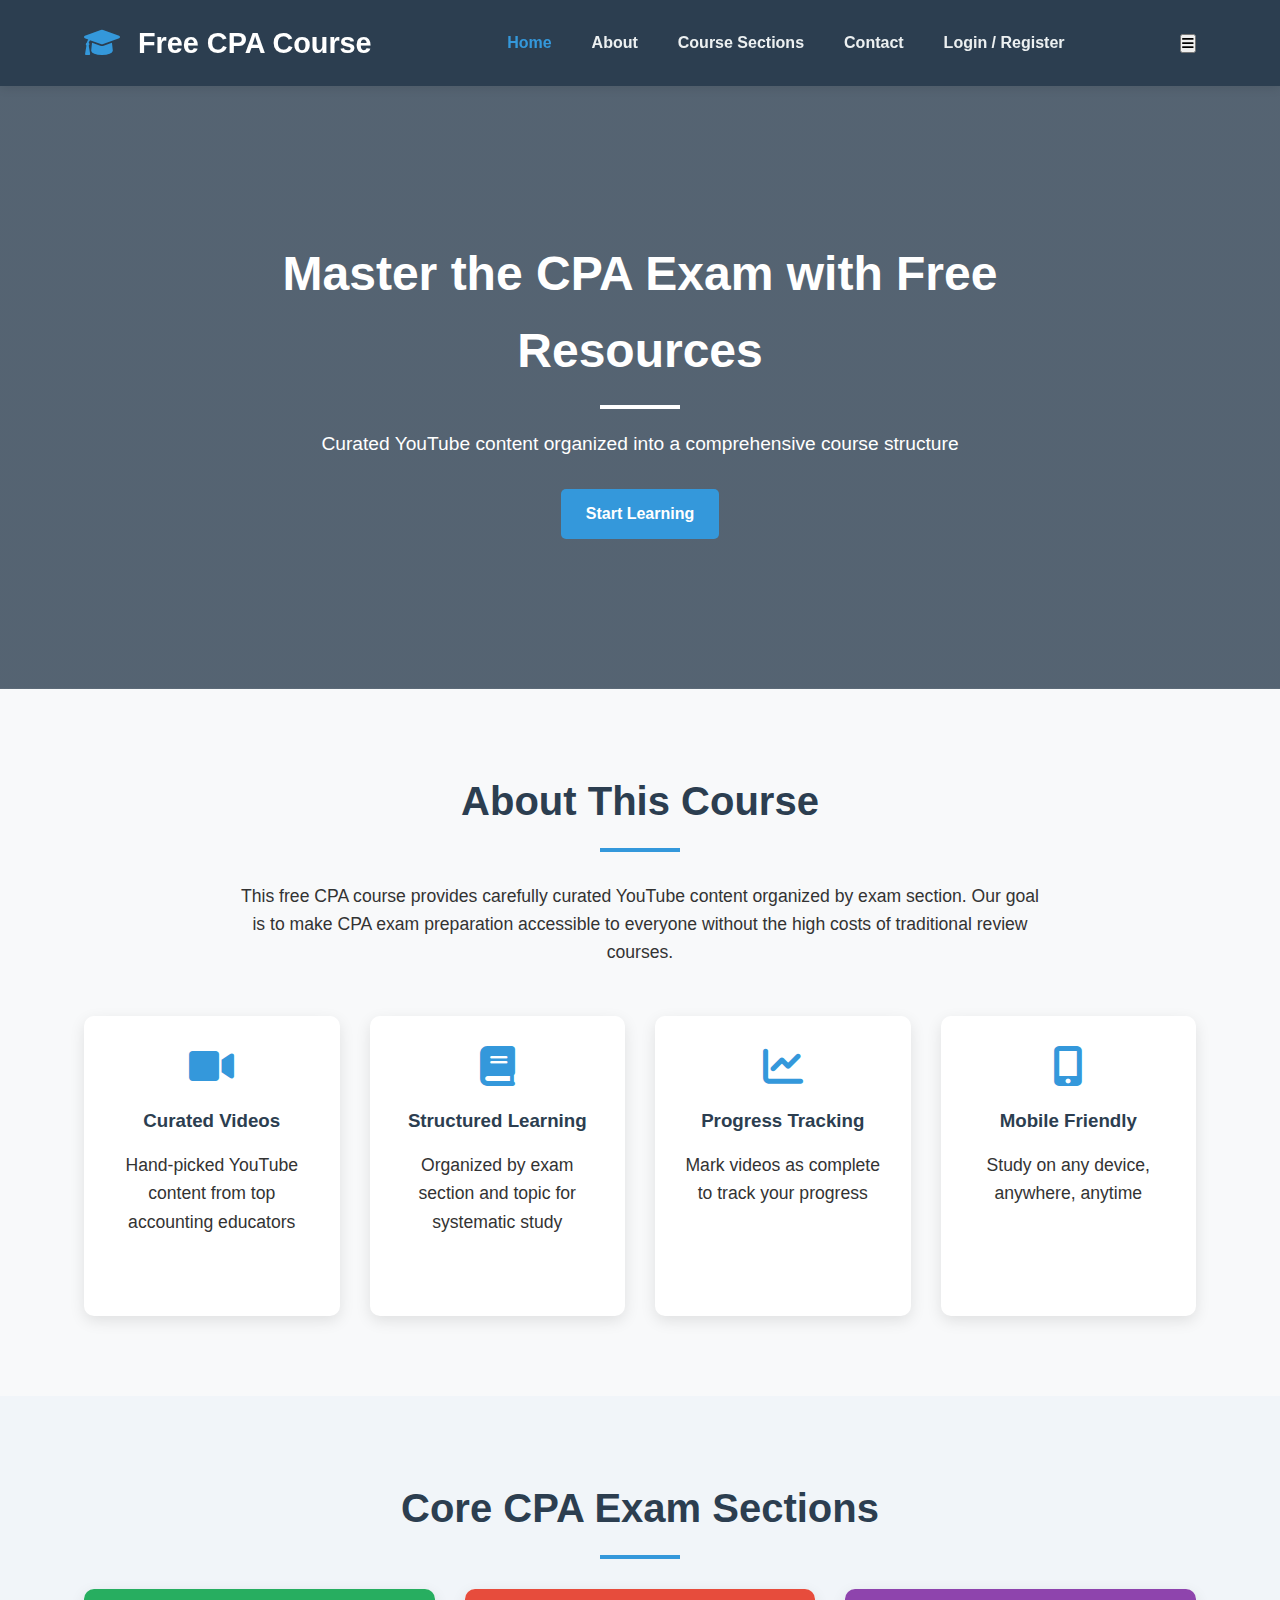
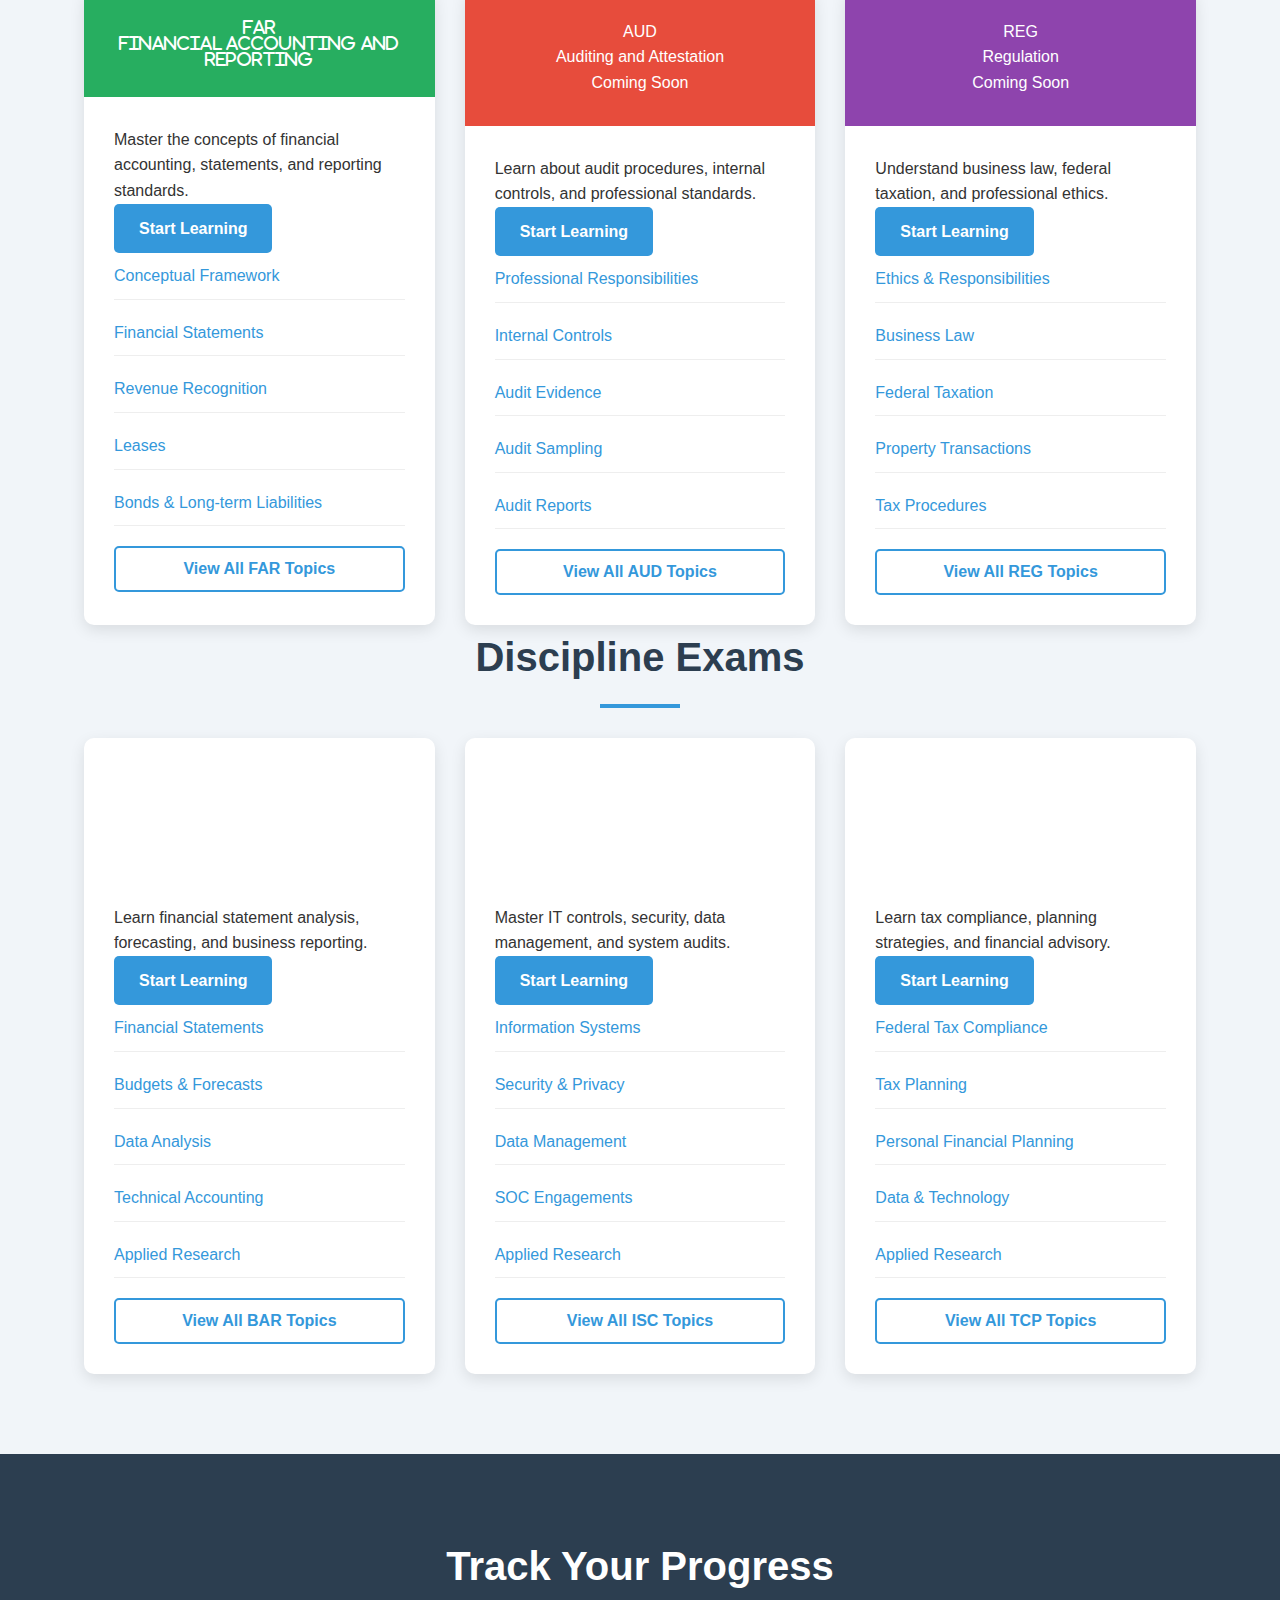
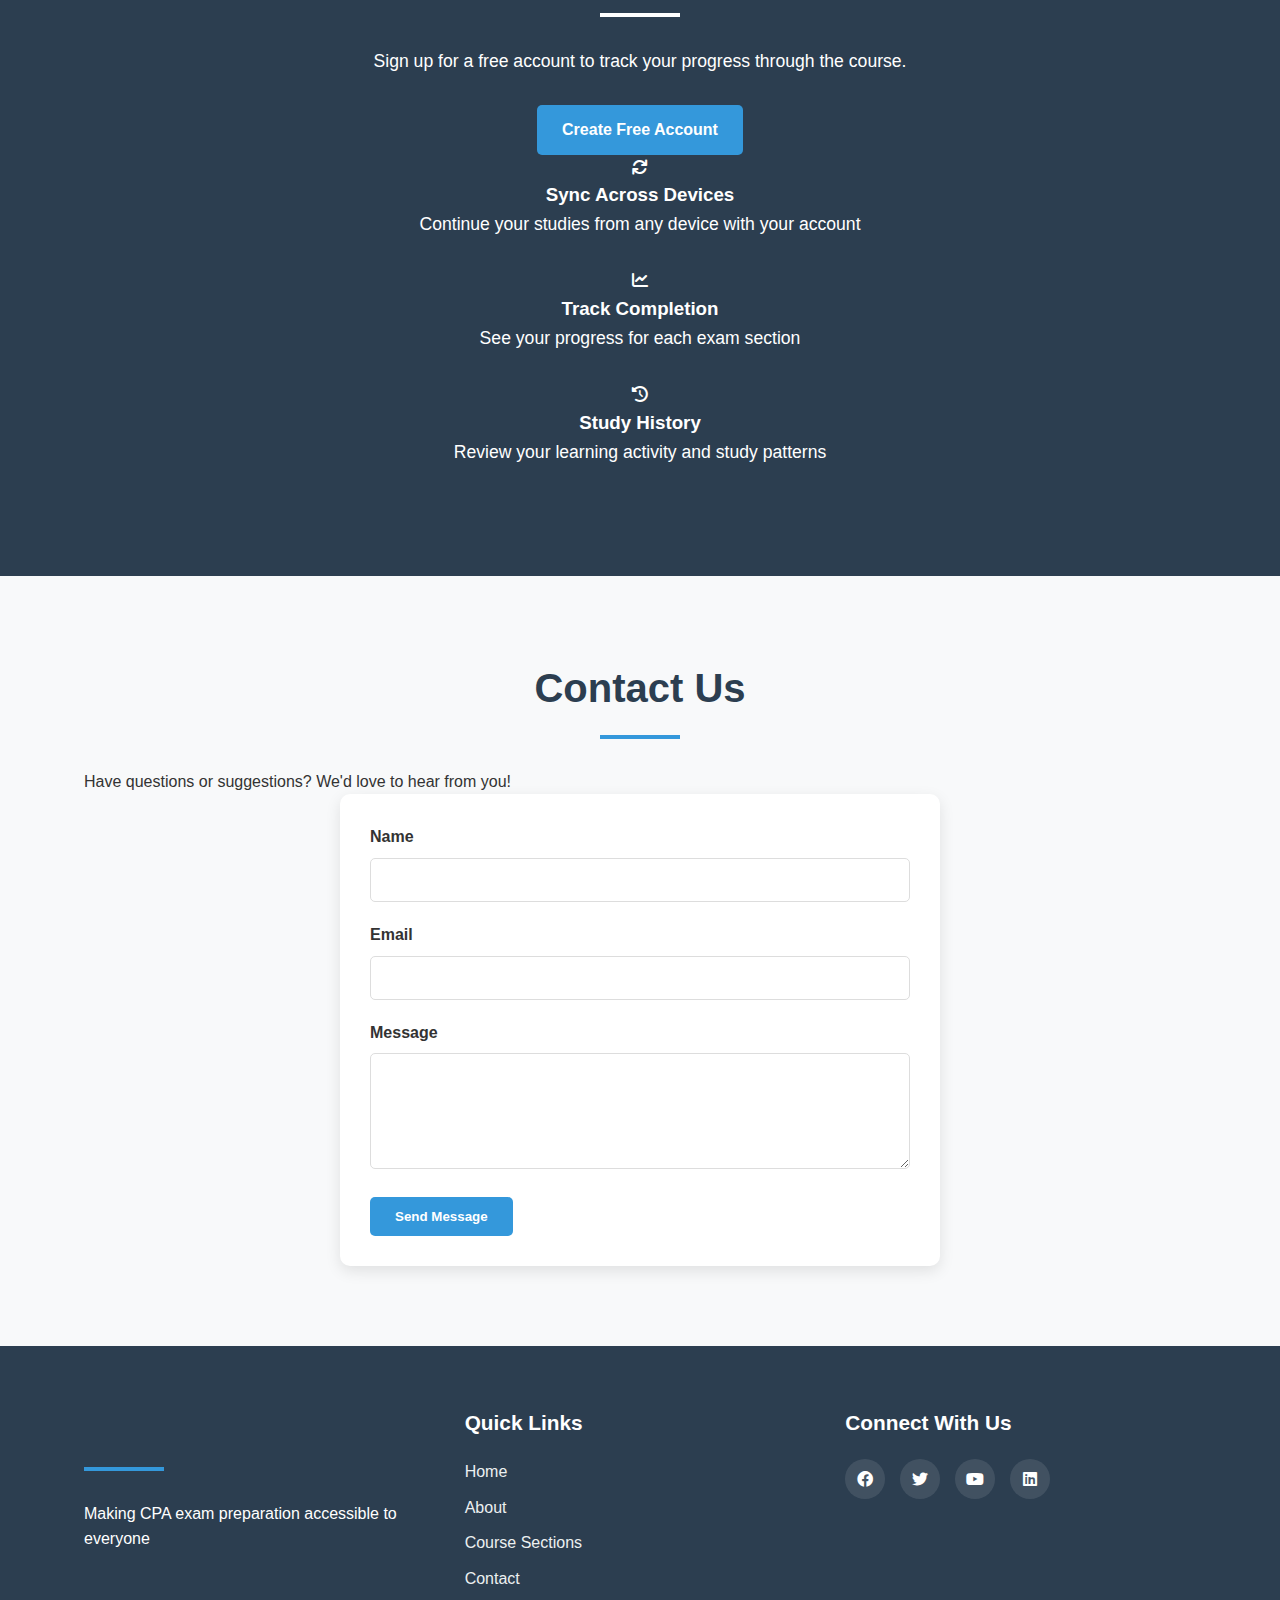
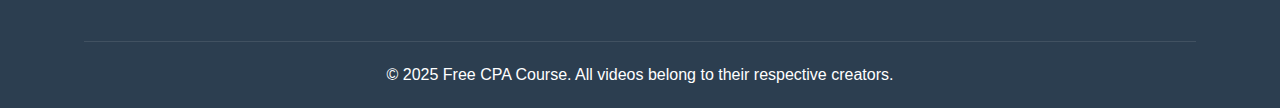
<file: index.html>
<!DOCTYPE html>
<html lang="en">
<head>
    <meta charset="UTF-8">
    <meta name="viewport" content="width=device-width, initial-scale=1.0">
    <title>Free CPA Course</title>
    <link rel="stylesheet" href="styles.css">
    <link rel="stylesheet" href="https://cdnjs.cloudflare.com/ajax/libs/font-awesome/6.0.0/css/all.min.css">
</head>
<body>
    <header>
        <div class="container">
            <h1><i class="fas fa-graduation-cap"></i> Free CPA Course</h1>
            <nav>
                <ul>
                    <li><a href="#" class="active">Home</a></li>
                    <li><a href="#about">About</a></li>
                    <li><a href="#sections">Course Sections</a></li>
                    <li><a href="#contact">Contact</a></li>
                    <li class="auth-link"><a href="login.html">Login / Register</a></li>
                    <li class="profile-link" style="display: none;"><a href="profile.html">My Progress</a></li>
                </ul>
            </nav>
        </div>
    </header>

    <section class="hero">
        <div class="container">
            <div class="hero-content">
                <h2>Master the CPA Exam with Free Resources</h2>
                <p>Curated YouTube content organized into a comprehensive course structure</p>
                <a href="#sections" class="btn">Start Learning</a>
            </div>
        </div>
    </section>

    <section id="about" class="about">
        <div class="container">
            <h2>About This Course</h2>
            <p>This free CPA course provides carefully curated YouTube content organized by exam section. Our goal is to make CPA exam preparation accessible to everyone without the high costs of traditional review courses.</p>
            <div class="features">
                <div class="feature">
                    <i class="fas fa-video"></i>
                    <h3>Curated Videos</h3>
                    <p>Hand-picked YouTube content from top accounting educators</p>
                </div>
                <div class="feature">
                    <i class="fas fa-book"></i>
                    <h3>Structured Learning</h3>
                    <p>Organized by exam section and topic for systematic study</p>
                </div>
                <div class="feature">
                    <i class="fas fa-chart-line"></i>
                    <h3>Progress Tracking</h3>
                    <p>Mark videos as complete to track your progress</p>
                </div>
                <div class="feature">
                    <i class="fas fa-mobile-alt"></i>
                    <h3>Mobile Friendly</h3>
                    <p>Study on any device, anywhere, anytime</p>
                </div>
            </div>
        </div>
    </section>

    <section id="sections" class="course-sections">
        <div class="container">
            <h2>Core CPA Exam Sections</h2>
            <div class="sections-grid core-sections">
                <div class="section-card">
                    <div class="section-header far">
                        <div class="section-title">FAR</div>
                        <p>Financial Accounting and Reporting</p>
                    </div>
                    <div class="section-content">
                        <p>Master the concepts of financial accounting, statements, and reporting standards.</p>
                        <div class="section-actions">
                            <a href="far/index.html" class="btn">Start Learning</a>
                            <button class="btn-secondary enroll-btn" data-course="far" style="display: none;">Enroll</button>
                        </div>
                        <ul>
                            <li><a href="far/conceptual-framework.html">Conceptual Framework</a></li>
                            <li><a href="far/financial-statements.html">Financial Statements</a></li>
                            <li><a href="far/revenue-recognition.html">Revenue Recognition</a></li>
                            <li><a href="far/leases.html">Leases</a></li>
                            <li><a href="far/bonds-long-term-liabilities.html">Bonds & Long-term Liabilities</a></li>
                        </ul>
                        <a href="far/index.html" class="btn-secondary">View All FAR Topics</a>
                    </div>
                </div>
                
                <div class="section-card">
                    <div class="section-header aud">
                        <div class="section-title">AUD</div>
                        <p>Auditing and Attestation</p>
                        <span class="coming-soon-badge">Coming Soon</span>
                    </div>
                    <div class="section-content">
                        <p>Learn about audit procedures, internal controls, and professional standards.</p>
                        <div class="section-actions">
                            <a href="aud/index.html" class="btn">Start Learning</a>
                            <button class="btn-secondary enroll-btn" data-course="aud" style="display: none;">Enroll</button>
                        </div>
                        <ul>
                            <li><a href="aud/professional-responsibilities.html">Professional Responsibilities</a></li>
                            <li><a href="aud/internal-controls.html">Internal Controls</a></li>
                            <li><a href="aud/audit-evidence.html">Audit Evidence</a></li>
                            <li><a href="aud/audit-sampling.html">Audit Sampling</a></li>
                            <li><a href="aud/audit-reports.html">Audit Reports</a></li>
                        </ul>
                        <a href="aud/index.html" class="btn-secondary">View All AUD Topics</a>
                    </div>
                </div>
                
                <div class="section-card">
                    <div class="section-header reg">
                        <div class="section-title">REG</div>
                        <p>Regulation</p>
                        <span class="coming-soon-badge">Coming Soon</span>
                    </div>
                    <div class="section-content">
                        <p>Understand business law, federal taxation, and professional ethics.</p>
                        <div class="section-actions">
                            <a href="reg/index.html" class="btn">Start Learning</a>
                            <button class="btn-secondary enroll-btn" data-course="reg" style="display: none;">Enroll</button>
                        </div>
                        <ul>
                            <li><a href="reg/ethics-responsibilities.html">Ethics & Responsibilities</a></li>
                            <li><a href="reg/business-law.html">Business Law</a></li>
                            <li><a href="reg/federal-taxation.html">Federal Taxation</a></li>
                            <li><a href="reg/property-transactions.html">Property Transactions</a></li>
                            <li><a href="reg/tax-procedures.html">Tax Procedures</a></li>
                        </ul>
                        <a href="reg/index.html" class="btn-secondary">View All REG Topics</a>
                    </div>
                </div>
            </div>
            
            <h2 class="discipline-header">Discipline Exams</h2>
            <div class="sections-grid discipline-sections">
                <div class="section-card">
                    <div class="section-header bar">
                        <div class="section-title">BAR</div>
                        <p>Business Analysis and Reporting</p>
                        <span class="coming-soon-badge">Coming Soon</span>
                    </div>
                    <div class="section-content">
                        <p>Learn financial statement analysis, forecasting, and business reporting.</p>
                        <div class="section-actions">
                            <a href="bar/index.html" class="btn">Start Learning</a>
                            <button class="btn-secondary enroll-btn" data-course="bar" style="display: none;">Enroll</button>
                        </div>
                        <ul>
                            <li><a href="bar/financial-statements.html">Financial Statements</a></li>
                            <li><a href="bar/budgets-forecasts.html">Budgets & Forecasts</a></li>
                            <li><a href="bar/data-analysis.html">Data Analysis</a></li>
                            <li><a href="bar/technical-accounting.html">Technical Accounting</a></li>
                            <li><a href="bar/applied-research.html">Applied Research</a></li>
                        </ul>
                        <a href="bar/index.html" class="btn-secondary">View All BAR Topics</a>
                    </div>
                </div>
                
                <div class="section-card">
                    <div class="section-header isc">
                        <div class="section-title">ISC</div>
                        <p>Information Systems and Controls</p>
                        <span class="coming-soon-badge">Coming Soon</span>
                    </div>
                    <div class="section-content">
                        <p>Master IT controls, security, data management, and system audits.</p>
                        <div class="section-actions">
                            <a href="isc/index.html" class="btn">Start Learning</a>
                            <button class="btn-secondary enroll-btn" data-course="isc" style="display: none;">Enroll</button>
                        </div>
                        <ul>
                            <li><a href="isc/information-systems.html">Information Systems</a></li>
                            <li><a href="isc/security-privacy.html">Security & Privacy</a></li>
                            <li><a href="isc/data-management.html">Data Management</a></li>
                            <li><a href="isc/soc-engagements.html">SOC Engagements</a></li>
                            <li><a href="isc/applied-research.html">Applied Research</a></li>
                        </ul>
                        <a href="isc/index.html" class="btn-secondary">View All ISC Topics</a>
                    </div>
                </div>
                
                <div class="section-card">
                    <div class="section-header tcp">
                        <div class="section-title">TCP</div>
                        <p>Tax Compliance and Planning</p>
                        <span class="coming-soon-badge">Coming Soon</span>
                    </div>
                    <div class="section-content">
                        <p>Learn tax compliance, planning strategies, and financial advisory.</p>
                        <div class="section-actions">
                            <a href="tcp/index.html" class="btn">Start Learning</a>
                            <button class="btn-secondary enroll-btn" data-course="tcp" style="display: none;">Enroll</button>
                        </div>
                        <ul>
                            <li><a href="tcp/federal-tax-compliance.html">Federal Tax Compliance</a></li>
                            <li><a href="tcp/tax-planning.html">Tax Planning</a></li>
                            <li><a href="tcp/personal-financial-planning.html">Personal Financial Planning</a></li>
                            <li><a href="tcp/data-technology.html">Data & Technology</a></li>
                            <li><a href="tcp/applied-research.html">Applied Research</a></li>
                        </ul>
                        <a href="tcp/index.html" class="btn-secondary">View All TCP Topics</a>
                    </div>
                </div>
            </div>
        </div>
    </section>

    <section id="progress" class="progress">
        <div class="container">
            <h2>Track Your Progress</h2>
            <p class="progress-message">Sign up for a free account to track your progress through the course.</p>
            <div class="progress-actions">
                <a href="login.html" class="btn auth-link">Create Free Account</a>
                <a href="profile.html" class="btn profile-link" style="display: none;">View My Progress</a>
            </div>
            
            <div class="progress-features">
                <div class="progress-feature">
                    <i class="fas fa-sync"></i>
                    <h3>Sync Across Devices</h3>
                    <p>Continue your studies from any device with your account</p>
                </div>
                <div class="progress-feature">
                    <i class="fas fa-chart-line"></i>
                    <h3>Track Completion</h3>
                    <p>See your progress for each exam section</p>
                </div>
                <div class="progress-feature">
                    <i class="fas fa-history"></i>
                    <h3>Study History</h3>
                    <p>Review your learning activity and study patterns</p>
                </div>
            </div>
        </div>
    </section>

    <section id="contact" class="contact">
        <div class="container">
            <h2>Contact Us</h2>
            <p>Have questions or suggestions? We'd love to hear from you!</p>
            <form id="contact-form">
                <div class="form-group">
                    <label for="name">Name</label>
                    <input type="text" id="name" name="name" required>
                </div>
                <div class="form-group">
                    <label for="email">Email</label>
                    <input type="email" id="email" name="email" required>
                </div>
                <div class="form-group">
                    <label for="message">Message</label>
                    <textarea id="message" name="message" rows="5" required></textarea>
                </div>
                <button type="submit" class="btn">Send Message</button>
            </form>
        </div>
    </section>

    <footer>
        <div class="container">
            <div class="footer-content">
                <div class="footer-logo">
                    <h2>Free CPA Course</h2>
                    <p>Making CPA exam preparation accessible to everyone</p>
                </div>
                <div class="footer-links">
                    <h3>Quick Links</h3>
                    <ul>
                        <li><a href="#">Home</a></li>
                        <li><a href="#about">About</a></li>
                        <li><a href="#sections">Course Sections</a></li>
                        <li><a href="#contact">Contact</a></li>
                    </ul>
                </div>
                <div class="footer-social">
                    <h3>Connect With Us</h3>
                    <div class="social-icons">
                        <a href="#"><i class="fab fa-facebook"></i></a>
                        <a href="#"><i class="fab fa-twitter"></i></a>
                        <a href="#"><i class="fab fa-youtube"></i></a>
                        <a href="#"><i class="fab fa-linkedin"></i></a>
                    </div>
                </div>
            </div>
            <div class="footer-bottom">
                <p>&copy; 2025 Free CPA Course. All videos belong to their respective creators.</p>
            </div>
        </div>
    </footer>

    <script src="script.js"></script>
</body>
</html>
</file>
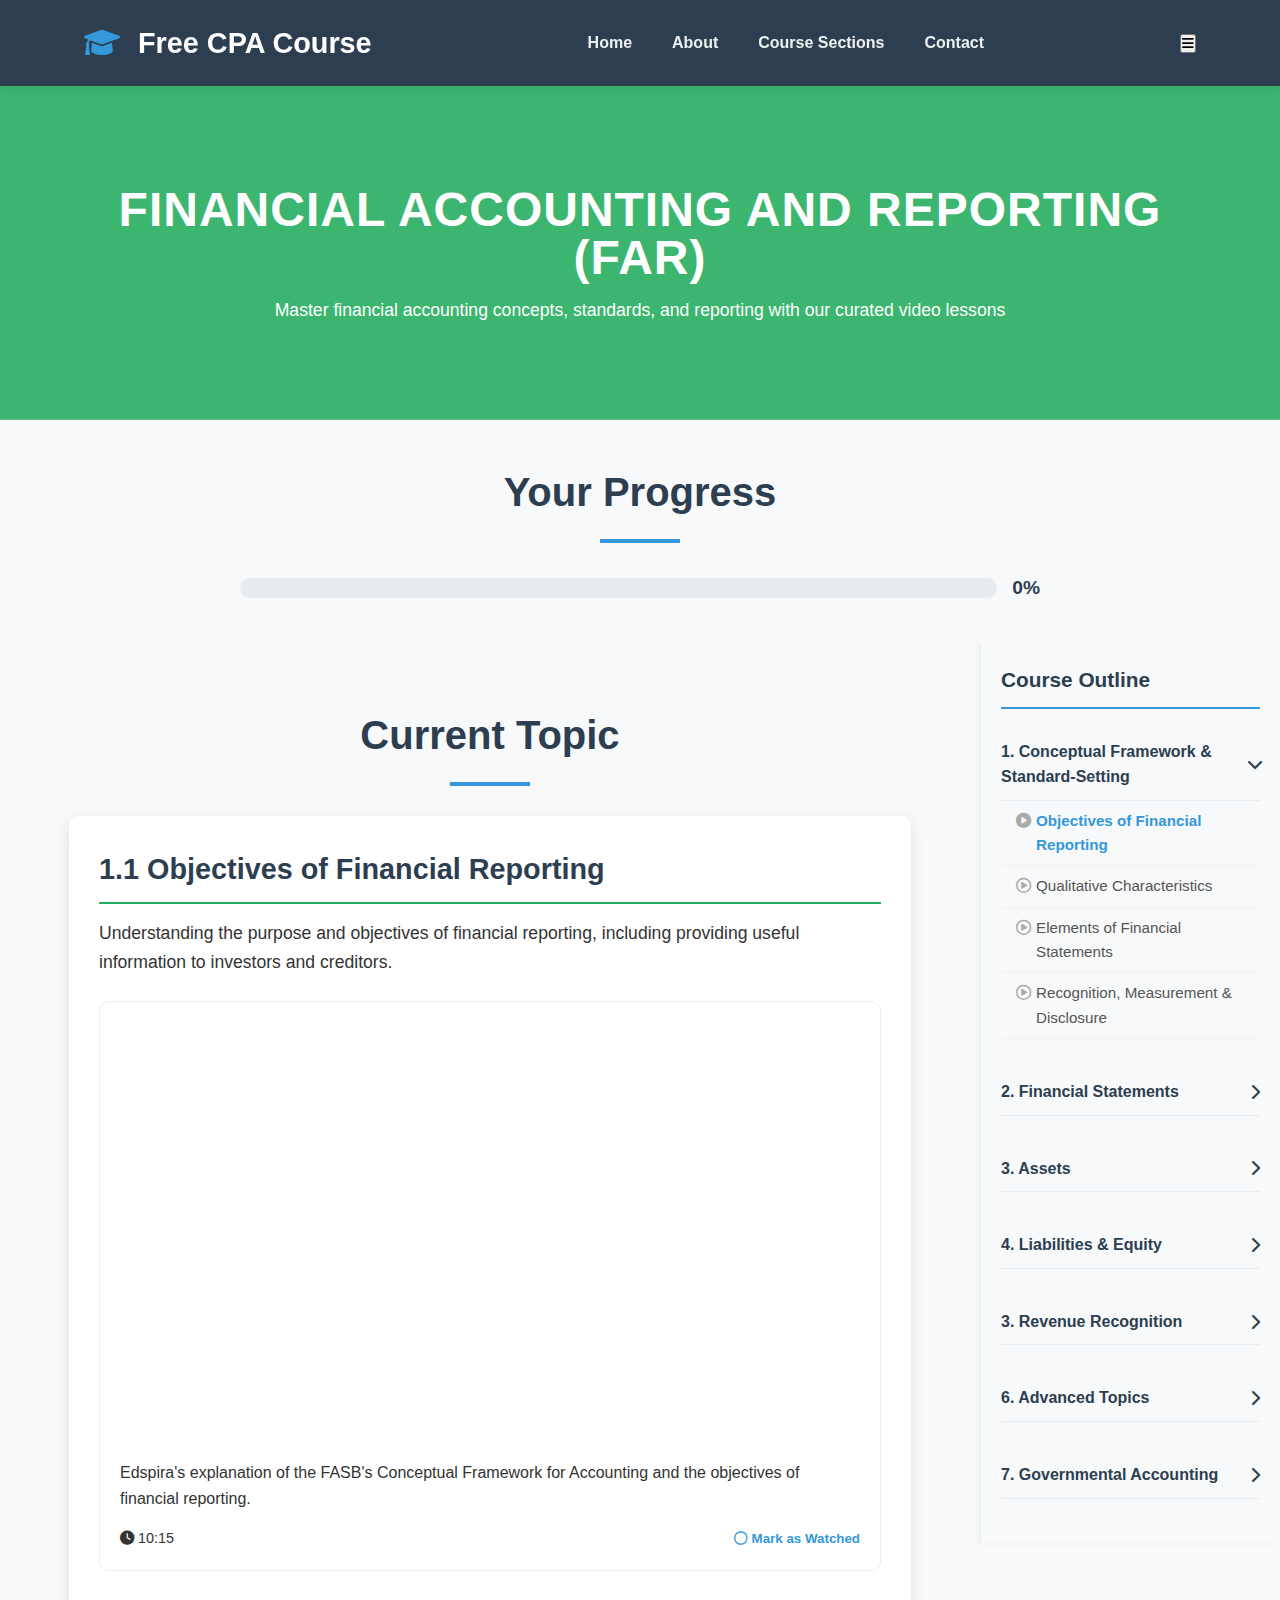
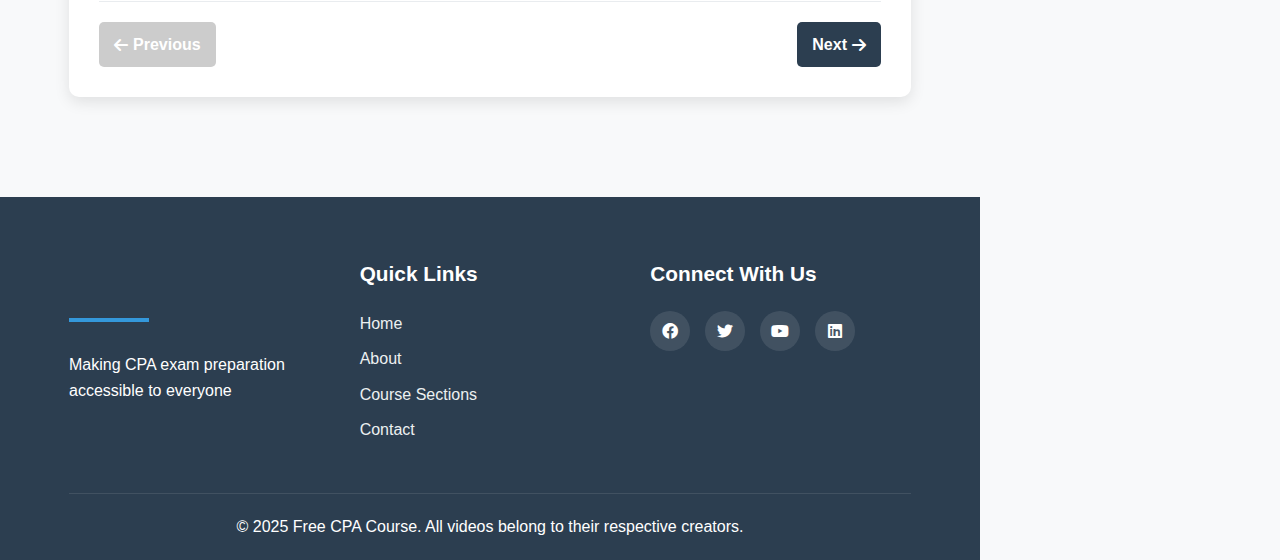
<file: far/index.html>
<!DOCTYPE html>
<html lang="en">
<head>
    <meta charset="UTF-8">
    <meta name="viewport" content="width=device-width, initial-scale=1.0">
    <title>FAR - Financial Accounting and Reporting | Free CPA Course</title>
    <link rel="stylesheet" href="../styles.css">
    <link rel="stylesheet" href="https://cdnjs.cloudflare.com/ajax/libs/font-awesome/6.0.0/css/all.min.css">
    <link rel="stylesheet" href="section.css">
</head>
<body>
    <header>
        <div class="container">
            <h1><i class="fas fa-graduation-cap"></i> Free CPA Course</h1>
            <nav>
                <ul>
                    <li><a href="../index.html">Home</a></li>
                    <li><a href="../index.html#about">About</a></li>
                    <li><a href="../index.html#sections">Course Sections</a></li>
                    <li><a href="../index.html#contact">Contact</a></li>
                </ul>
            </nav>
        </div>
    </header>
    
    <!-- Sidebar toggle for mobile -->
    <div class="sidebar-toggle">
        <i class="fas fa-bars"></i>
    </div>

    <section class="section-banner far">
        <div class="container">
            <h1>Financial Accounting and Reporting (FAR)</h1>
            <p>Master financial accounting concepts, standards, and reporting with our curated video lessons</p>
        </div>
    </section>

    <section class="section-progress">
        <div class="container">
            <h2>Your Progress</h2>
            <div class="progress-container">
                <div class="progress-bar-container">
                    <div class="progress-bar"></div>
                </div>
                <div class="progress-percentage">0%</div>
            </div>
        </div>
    </section>
    
    <div class="page-container" style="overflow-x: hidden;">
        <!-- Sidebar with course outline -->
        <aside class="sidebar">
            <div class="course-outline">
                <h3>Course Outline</h3>
                
                <!-- Conceptual Framework Section -->
                <div class="outline-section active" data-section="1">
                    <div class="outline-section-title active">
                        <span>1. Conceptual Framework & Standard-Setting</span>
                        <i class="fas fa-chevron-right"></i>
                    </div>
                    <div class="outline-topics">
                        <div class="outline-topic active" data-topic="1.1">
                            <a href="#" data-video-id="far-conceptual-1">Objectives of Financial Reporting</a>
                        </div>
                        <div class="outline-topic" data-topic="1.2">
                            <a href="#" data-video-id="far-conceptual-2">Qualitative Characteristics</a>
                        </div>
                        <div class="outline-topic" data-topic="1.3">
                            <a href="#" data-video-id="far-conceptual-3">Elements of Financial Statements</a>
                        </div>
                        <div class="outline-topic" data-topic="1.4">
                            <a href="#" data-video-id="far-conceptual-4">Recognition, Measurement & Disclosure</a>
                        </div>
                    </div>
                </div>
                
                <!-- Financial Statements Section -->
                <div class="outline-section" data-section="2">
                    <div class="outline-section-title">
                        <span>2. Financial Statements</span>
                        <i class="fas fa-chevron-right"></i>
                    </div>
                    <div class="outline-topics">
                        <div class="outline-topic" data-topic="2.1">
                            <a href="#" data-video-id="far-statements-1">Overview of Financial Statements</a>
                        </div>
                        <div class="outline-topic" data-topic="2.2">
                            <a href="#" data-video-id="far-statements-2">Comprehensive Income</a>
                        </div>
                    </div>
                </div>
                
                <!-- Assets Section -->
                <div class="outline-section" data-section="3">
                    <div class="outline-section-title">
                        <span>3. Assets</span>
                        <i class="fas fa-chevron-right"></i>
                    </div>
                    <div class="outline-topics">
                        <div class="outline-topic" data-topic="3.1">
                            <a href="#" data-video-id="far-assets-1">Cash & Cash Equivalents</a>
                        </div>
                        <div class="outline-topic" data-topic="3.2">
                            <a href="#" data-video-id="far-assets-2">Accounts Receivable & Bad Debts</a>
                        </div>
                        <div class="outline-topic" data-topic="3.3">
                            <a href="#" data-video-id="far-assets-3">Inventory Valuation Methods</a>
                        </div>
                        <div class="outline-topic" data-topic="3.4">
                            <a href="#" data-video-id="far-assets-4">Property, Plant & Equipment</a>
                        </div>
                        <div class="outline-topic" data-topic="3.5">
                            <a href="#" data-video-id="far-assets-5">Intangible Assets</a>
                        </div>
                        <div class="outline-topic" data-topic="3.6">
                            <a href="#" data-video-id="far-assets-6">Investments & Fair Value</a>
                        </div>
                    </div>
                </div>
                
                <!-- Liabilities & Equity Section -->
                <div class="outline-section" data-section="4">
                    <div class="outline-section-title">
                        <span>4. Liabilities & Equity</span>
                        <i class="fas fa-chevron-right"></i>
                    </div>
                    <div class="outline-topics">
                        <div class="outline-topic" data-topic="4.1">
                            <a href="#" data-video-id="far-liabilities-1">Current Liabilities</a>
                        </div>
                        <div class="outline-topic" data-topic="4.2">
                            <a href="#" data-video-id="far-liabilities-2">Bonds & Long-term Debt</a>
                        </div>
                        <div class="outline-topic" data-topic="4.3">
                            <a href="#" data-video-id="far-liabilities-3">Leases</a>
                        </div>
                        <div class="outline-topic" data-topic="4.4">
                            <a href="#" data-video-id="far-liabilities-4">Pensions & Post-retirement Benefits</a>
                        </div>
                        <div class="outline-topic" data-topic="4.5">
                            <a href="#" data-video-id="far-equity-1">Equity Transactions</a>
                        </div>
                        <div class="outline-topic" data-topic="4.6">
                            <a href="#" data-video-id="far-equity-2">Earnings Per Share</a>
                        </div>
                    </div>
                </div>
                
                <!-- Revenue Recognition Section -->
                <div class="outline-section" data-section="3">
                    <div class="outline-section-title">
                        <span>3. Revenue Recognition</span>
                        <i class="fas fa-chevron-right"></i>
                    </div>
                    <div class="outline-topics">
                        <div class="outline-topic" data-topic="3.1">
                            <a href="#" data-video-id="far-revenue-1">Five-Step Revenue Recognition Model (ASC 606)</a>
                        </div>
                    </div>
                </div>
                
                <!-- Advanced Topics Section -->
                <div class="outline-section" data-section="6">
                    <div class="outline-section-title">
                        <span>6. Advanced Topics</span>
                        <i class="fas fa-chevron-right"></i>
                    </div>
                    <div class="outline-topics">
                        <div class="outline-topic" data-topic="6.1">
                            <a href="#" data-video-id="far-advanced-1">Business Combinations</a>
                        </div>
                        <div class="outline-topic" data-topic="6.2">
                            <a href="#" data-video-id="far-advanced-2">Consolidated Financial Statements</a>
                        </div>
                        <div class="outline-topic" data-topic="6.3">
                            <a href="#" data-video-id="far-advanced-3">Foreign Currency Transactions</a>
                        </div>
                        <div class="outline-topic" data-topic="6.4">
                            <a href="#" data-video-id="far-advanced-4">Derivatives & Hedging</a>
                        </div>
                        <div class="outline-topic" data-topic="6.5">
                            <a href="#" data-video-id="far-advanced-5">Segment Reporting</a>
                        </div>
                    </div>
                </div>
                
                <!-- Governmental Accounting Section -->
                <div class="outline-section" data-section="7">
                    <div class="outline-section-title">
                        <span>7. Governmental Accounting</span>
                        <i class="fas fa-chevron-right"></i>
                    </div>
                    <div class="outline-topics">
                        <div class="outline-topic" data-topic="7.1">
                            <a href="#" data-video-id="far-govt-1">Governmental Accounting Basics</a>
                        </div>
                        <div class="outline-topic" data-topic="7.2">
                            <a href="#" data-video-id="far-govt-2">Fund Accounting</a>
                        </div>
                        <div class="outline-topic" data-topic="7.3">
                            <a href="#" data-video-id="far-govt-3">Governmental Financial Statements</a>
                        </div>
                        <div class="outline-topic" data-topic="7.4">
                            <a href="#" data-video-id="far-govt-4">Not-for-Profit Accounting</a>
                        </div>
                    </div>
                </div>
                
                <!-- Practice & Review Section -->
                <div class="outline-section" data-section="8">
                    <div class="outline-section-title">
                        <span>8. Practice & Review</span>
                        <i class="fas fa-chevron-right"></i>
                    </div>
                    <div class="outline-topics">
                        <div class="outline-topic" data-topic="8.1">
                            <a href="#" data-video-id="far-practice-1">MCQ Strategies</a>
                        </div>
                        <div class="outline-topic" data-topic="8.2">
                            <a href="#" data-video-id="far-practice-2">Task-Based Simulation Tips</a>
                        </div>
                        <div class="outline-topic" data-topic="8.3">
                            <a href="#" data-video-id="far-practice-3">FAR Final Review</a>
                        </div>
                        <div class="outline-topic" data-topic="8.4">
                            <a href="#" data-video-id="far-practice-4">Exam Day Strategies</a>
                        </div>
                    </div>
                </div>
            </div>
        </aside>
        
        <!-- Main content area -->
        <div class="main-content">
            <section class="section-topics">
                <div class="container">
                    <h2>Current Topic</h2>
            
            <div class="current-video-container">
                <h3>1.1 Objectives of Financial Reporting</h3>
                <p class="topic-description">Understanding the purpose and objectives of financial reporting, including providing useful information to investors and creditors.</p>
                
                <div class="video-item" data-video-id="far-conceptual-1">
                    <div class="video-container">
                        <iframe width="560" height="315" src="https://www.youtube.com/embed/7wMWcRpCqz8" title="FASB's Conceptual Framework for Accounting" frameborder="0" allow="accelerometer; autoplay; clipboard-write; encrypted-media; gyroscope; picture-in-picture" allowfullscreen></iframe>
                    </div>
                    <div class="video-info">
                        <p>Edspira's explanation of the FASB's Conceptual Framework for Accounting and the objectives of financial reporting.</p>
                        <div class="video-meta">
                            <span><i class="fas fa-clock"></i> 10:15</span>
                            <button class="watch-toggle"><i class="far fa-circle"></i> Mark as Watched</button>
                        </div>
                    </div>
                </div>
                
                <div class="video-navigation">
                    <a href="#" class="nav-button prev disabled">
                        <i class="fas fa-arrow-left"></i> Previous
                    </a>
                    <a href="#" class="nav-button next" data-next-topic="1.2">
                        Next <i class="fas fa-arrow-right"></i>
                    </a>
                </div>
            </div>
            
            <!-- Hidden video content that will be shown when selected -->
            <div id="video-content-library" style="display: none;">
                <!-- 1.2 Qualitative Characteristics -->
                <div class="video-content" data-topic-id="1.2">
                    <h3>1.2 Qualitative Characteristics</h3>
                    <p class="topic-description">Exploring the fundamental and enhancing qualitative characteristics that make financial information useful.</p>
                    <div class="video-container">
                        <iframe width="560" height="315" src="https://www.youtube.com/embed/LrmzNM8JF3Y" title="Qualitative Characteristics" frameborder="0" allow="accelerometer; autoplay; clipboard-write; encrypted-media; gyroscope; picture-in-picture" allowfullscreen></iframe>
                    </div>
                    <div class="video-meta">
                        <span><i class="fas fa-clock"></i> 14:22</span>
                        <button class="watch-toggle"><i class="far fa-circle"></i> Mark as Watched</button>
                    </div>
                    <div class="video-navigation">
                        <a href="#" class="nav-button prev" data-prev-topic="1.1">
                            <i class="fas fa-arrow-left"></i> Previous
                        </a>
                        <a href="#" class="nav-button next" data-next-topic="1.3">
                            Next <i class="fas fa-arrow-right"></i>
                        </a>
                    </div>
                </div>
                
                <!-- 1.3 Elements of Financial Statements -->
                <div class="video-content" data-topic-id="1.3">
                    <h3>1.3 Elements of Financial Statements</h3>
                    <p class="topic-description">Defining and understanding the elements such as assets, liabilities, equity, revenues, expenses, gains, and losses.</p>
                    <div class="video-container">
                        <iframe width="560" height="315" src="https://www.youtube.com/embed/Q5RHd5fNt0U" title="Elements of Financial Statements" frameborder="0" allow="accelerometer; autoplay; clipboard-write; encrypted-media; gyroscope; picture-in-picture" allowfullscreen></iframe>
                    </div>
                    <div class="video-meta">
                        <span><i class="fas fa-clock"></i> 15:30</span>
                        <button class="watch-toggle"><i class="far fa-circle"></i> Mark as Watched</button>
                    </div>
                    <div class="video-navigation">
                        <a href="#" class="nav-button prev" data-prev-topic="1.2">
                            <i class="fas fa-arrow-left"></i> Previous
                        </a>
                        <a href="#" class="nav-button next" data-next-topic="1.4">
                            Next <i class="fas fa-arrow-right"></i>
                        </a>
                    </div>
                </div>
                
                <!-- 1.4 Recognition, Measurement, and Disclosure -->
                <div class="video-content" data-topic-id="1.4">
                    <h3>1.4 Recognition, Measurement, and Disclosure</h3>
                    <p class="topic-description">Delving into the criteria for recognizing and measuring elements of financial statements and the importance of proper disclosure.</p>
                    <div class="video-container">
                        <iframe width="560" height="315" src="https://www.youtube.com/embed/Q5RHd5fNt0U" title="Recognition, Measurement, and Disclosure" frameborder="0" allow="accelerometer; autoplay; clipboard-write; encrypted-media; gyroscope; picture-in-picture" allowfullscreen></iframe>
                    </div>
                    <div class="video-meta">
                        <span><i class="fas fa-clock"></i> 15:30</span>
                        <button class="watch-toggle"><i class="far fa-circle"></i> Mark as Watched</button>
                    </div>
                    <div class="video-navigation">
                        <a href="#" class="nav-button prev" data-prev-topic="1.3">
                            <i class="fas fa-arrow-left"></i> Previous
                        </a>
                        <a href="#" class="nav-button next" data-next-topic="2.1">
                            Next <i class="fas fa-arrow-right"></i>
                        </a>
                    </div>
                </div>
                
                <!-- 2.1 Overview of Financial Statements -->
                <div class="video-content" data-topic-id="2.1">
                    <h3>2.1 Overview of Financial Statements</h3>
                    <p class="topic-description">Understanding the structure and purpose of the primary financial statements: balance sheet, income statement, statement of cash flows, and statement of changes in equity.</p>
                    <div class="video-container">
                        <iframe width="560" height="315" src="https://www.youtube.com/embed/WeBTUSfD68o" title="Overview of the Financial Statements" frameborder="0" allow="accelerometer; autoplay; clipboard-write; encrypted-media; gyroscope; picture-in-picture" allowfullscreen></iframe>
                    </div>
                    <div class="video-meta">
                        <span><i class="fas fa-clock"></i> 12:45</span>
                        <button class="watch-toggle"><i class="far fa-circle"></i> Mark as Watched</button>
                    </div>
                    <div class="video-navigation">
                        <a href="#" class="nav-button prev" data-prev-topic="1.2">
                            <i class="fas fa-arrow-left"></i> Previous
                        </a>
                        <a href="#" class="nav-button next" data-next-topic="2.2">
                            Next <i class="fas fa-arrow-right"></i>
                        </a>
                    </div>
                </div>
                
                <!-- Add all other video content items here -->
                <!-- 2.2 Comprehensive Income -->
                <div class="video-content" data-topic-id="2.2">
                    <h3>2.2 Comprehensive Income</h3>
                    <p class="topic-description">Exploring the components of comprehensive income and its presentation in financial statements.</p>
                    <div class="video-container">
                        <iframe width="560" height="315" src="https://www.youtube.com/embed/ja0BaFYg2OE" title="Comprehensive Income Explained With Example" frameborder="0" allow="accelerometer; autoplay; clipboard-write; encrypted-media; gyroscope; picture-in-picture" allowfullscreen></iframe>
                    </div>
                    <div class="video-meta">
                        <span><i class="fas fa-clock"></i> 18:22</span>
                        <button class="watch-toggle"><i class="far fa-circle"></i> Mark as Watched</button>
                    </div>
                    <div class="video-navigation">
                        <a href="#" class="nav-button prev" data-prev-topic="2.1">
                            <i class="fas fa-arrow-left"></i> Previous
                        </a>
                        <a href="#" class="nav-button next" data-next-topic="3.1">
                            Next <i class="fas fa-arrow-right"></i>
                        </a>
                    </div>
                </div>
                
                <!-- 3.1 Five-Step Revenue Recognition Model -->
                <div class="video-content" data-topic-id="3.1">
                    <h3>3.1 Five-Step Revenue Recognition Model (ASC 606)</h3>
                    <p class="topic-description">Understanding the core principles of the revenue recognition standard, including identifying contracts, performance obligations, transaction price, allocation, and recognition.</p>
                    <div class="video-container">
                        <iframe width="560" height="315" src="https://www.youtube.com/embed/V0BGbt0RdiQ" title="Revenue Recognition" frameborder="0" allow="accelerometer; autoplay; clipboard-write; encrypted-media; gyroscope; picture-in-picture" allowfullscreen></iframe>
                    </div>
                    <div class="video-meta">
                        <span><i class="fas fa-clock"></i> 14:35</span>
                        <button class="watch-toggle"><i class="far fa-circle"></i> Mark as Watched</button>
                    </div>
                    <div class="video-navigation">
                        <a href="#" class="nav-button prev" data-prev-topic="2.2">
                            <i class="fas fa-arrow-left"></i> Previous
                        </a>
                        <a href="#" class="nav-button next" data-next-topic="3.2">
                            Next <i class="fas fa-arrow-right"></i>
                        </a>
                    </div>
                </div>
                
                <!-- And so on for all other videos... -->
            </div>
        </div>
    </section>

    <footer>
        <div class="container">
            <div class="footer-content">
                <div class="footer-logo">
                    <h2>Free CPA Course</h2>
                    <p>Making CPA exam preparation accessible to everyone</p>
                </div>
                <div class="footer-links">
                    <h3>Quick Links</h3>
                    <ul>
                        <li><a href="../index.html">Home</a></li>
                        <li><a href="../index.html#about">About</a></li>
                        <li><a href="../index.html#sections">Course Sections</a></li>
                        <li><a href="../index.html#contact">Contact</a></li>
                    </ul>
                </div>
                <div class="footer-social">
                    <h3>Connect With Us</h3>
                    <div class="social-icons">
                        <a href="#"><i class="fab fa-facebook"></i></a>
                        <a href="#"><i class="fab fa-twitter"></i></a>
                        <a href="#"><i class="fab fa-youtube"></i></a>
                        <a href="#"><i class="fab fa-linkedin"></i></a>
                    </div>
                </div>
            </div>
            <div class="footer-bottom">
                <p>&copy; 2025 Free CPA Course. All videos belong to their respective creators.</p>
            </div>
        </div>
    </footer>

    <script src="../script.js"></script>
</body>
</html>
</file>
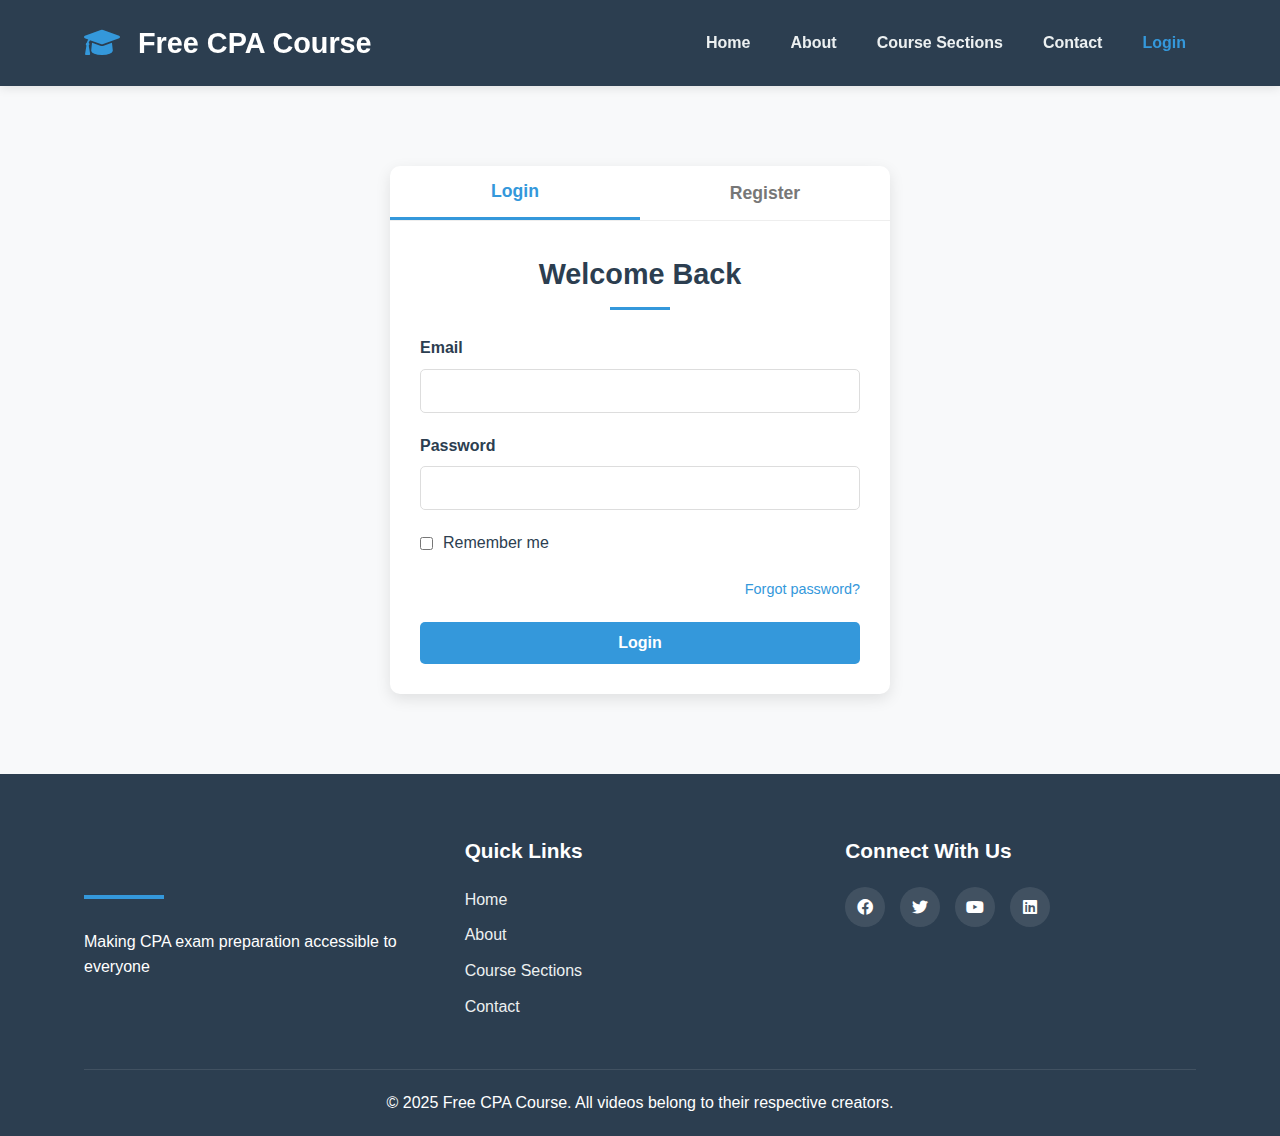
<file: login.html>
<!DOCTYPE html>
<html lang="en">
<head>
    <meta charset="UTF-8">
    <meta name="viewport" content="width=device-width, initial-scale=1.0">
    <title>Login - Free CPA Course</title>
    <link rel="stylesheet" href="styles.css">
    <link rel="stylesheet" href="auth.css">
    <link rel="stylesheet" href="https://cdnjs.cloudflare.com/ajax/libs/font-awesome/6.0.0/css/all.min.css">
</head>
<body>
    <header>
        <div class="container">
            <h1><i class="fas fa-graduation-cap"></i> Free CPA Course</h1>
            <nav>
                <ul>
                    <li><a href="index.html">Home</a></li>
                    <li><a href="index.html#about">About</a></li>
                    <li><a href="index.html#sections">Course Sections</a></li>
                    <li><a href="index.html#contact">Contact</a></li>
                    <li><a href="login.html" class="active">Login</a></li>
                </ul>
            </nav>
        </div>
    </header>

    <section class="auth-section">
        <div class="container">
            <div class="auth-container">
                <div class="auth-tabs">
                    <button class="auth-tab active" data-tab="login">Login</button>
                    <button class="auth-tab" data-tab="register">Register</button>
                </div>
                
                <div class="auth-form-container">
                    <!-- Login Form -->
                    <form id="login-form" class="auth-form active">
                        <h2>Welcome Back</h2>
                        <div class="form-group">
                            <label for="login-email">Email</label>
                            <input type="email" id="login-email" required>
                        </div>
                        <div class="form-group">
                            <label for="login-password">Password</label>
                            <input type="password" id="login-password" required>
                        </div>
                        <div class="form-group remember-me">
                            <input type="checkbox" id="remember-me">
                            <label for="remember-me">Remember me</label>
                        </div>
                        <div class="form-group forgot-password">
                            <a href="#" id="forgot-password-link">Forgot password?</a>
                        </div>
                        <button type="submit" class="btn btn-auth">Login</button>
                        <div id="login-message" class="auth-message"></div>
                    </form>
                    
                    <!-- Registration Form -->
                    <form id="register-form" class="auth-form">
                        <h2>Create an Account</h2>
                        <div class="form-group">
                            <label for="register-name">Full Name</label>
                            <input type="text" id="register-name" required>
                        </div>
                        <div class="form-group">
                            <label for="register-email">Email</label>
                            <input type="email" id="register-email" required>
                        </div>
                        <div class="form-group">
                            <label for="register-password">Password</label>
                            <input type="password" id="register-password" required>
                            <small>Password must be at least 8 characters long and include a number</small>
                        </div>
                        <div class="form-group">
                            <label for="register-confirm-password">Confirm Password</label>
                            <input type="password" id="register-confirm-password" required>
                        </div>
                        <button type="submit" class="btn btn-auth">Create Account</button>
                        <div id="register-message" class="auth-message"></div>
                    </form>
                    
                    <!-- Forgot Password Form -->
                    <form id="forgot-password-form" class="auth-form">
                        <h2>Reset Password</h2>
                        <p>Enter your email address and we'll send you a link to reset your password.</p>
                        <div class="form-group">
                            <label for="forgot-email">Email</label>
                            <input type="email" id="forgot-email" required>
                        </div>
                        <button type="submit" class="btn btn-auth">Send Reset Link</button>
                        <div class="form-group back-to-login">
                            <a href="#" id="back-to-login-link">Back to login</a>
                        </div>
                        <div id="forgot-message" class="auth-message"></div>
                    </form>
                </div>
            </div>
        </div>
    </section>

    <footer>
        <div class="container">
            <div class="footer-content">
                <div class="footer-logo">
                    <h2>Free CPA Course</h2>
                    <p>Making CPA exam preparation accessible to everyone</p>
                </div>
                <div class="footer-links">
                    <h3>Quick Links</h3>
                    <ul>
                        <li><a href="index.html">Home</a></li>
                        <li><a href="index.html#about">About</a></li>
                        <li><a href="index.html#sections">Course Sections</a></li>
                        <li><a href="index.html#contact">Contact</a></li>
                    </ul>
                </div>
                <div class="footer-social">
                    <h3>Connect With Us</h3>
                    <div class="social-icons">
                        <a href="#"><i class="fab fa-facebook"></i></a>
                        <a href="#"><i class="fab fa-twitter"></i></a>
                        <a href="#"><i class="fab fa-youtube"></i></a>
                        <a href="#"><i class="fab fa-linkedin"></i></a>
                    </div>
                </div>
            </div>
            <div class="footer-bottom">
                <p>&copy; 2025 Free CPA Course. All videos belong to their respective creators.</p>
            </div>
        </div>
    </footer>

    <script src="auth.js"></script>
</body>
</html>
</file>
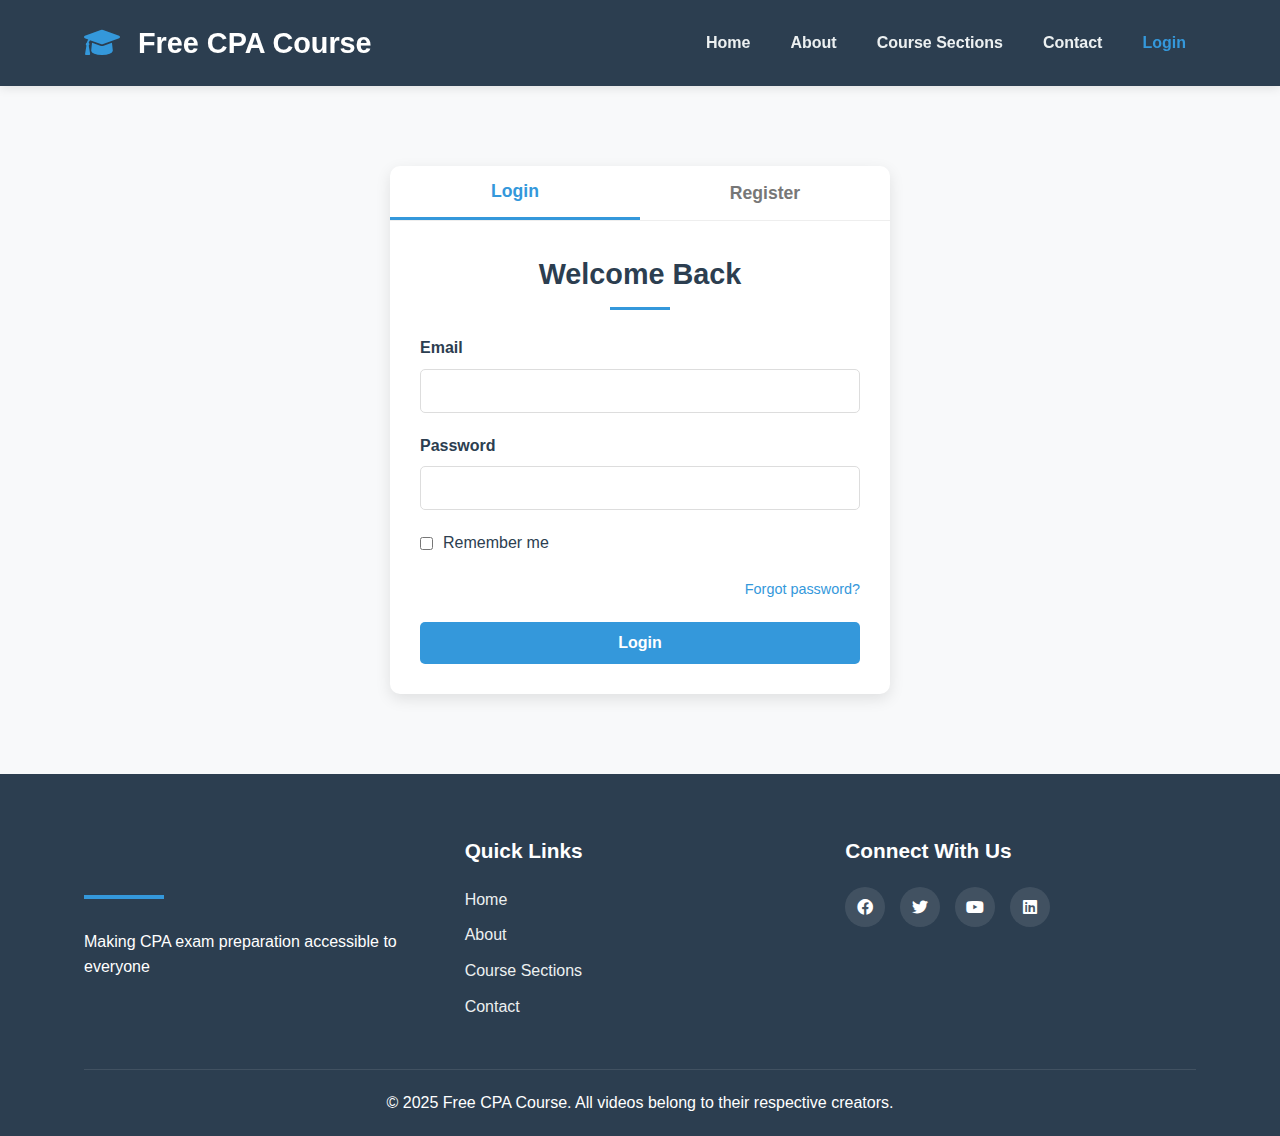
<file: profile.html>
<!DOCTYPE html>
<html lang="en">
<head>
    <meta charset="UTF-8">
    <meta name="viewport" content="width=device-width, initial-scale=1.0">
    <title>My Profile - Free CPA Course</title>
    <link rel="stylesheet" href="styles.css">
    <link rel="stylesheet" href="auth.css">
    <link rel="stylesheet" href="https://cdnjs.cloudflare.com/ajax/libs/font-awesome/6.0.0/css/all.min.css">
</head>
<body>
    <header>
        <div class="container">
            <h1><i class="fas fa-graduation-cap"></i> Free CPA Course</h1>
            <nav>
                <ul>
                    <li><a href="index.html">Home</a></li>
                    <li><a href="index.html#about">About</a></li>
                    <li><a href="index.html#sections">Course Sections</a></li>
                    <li><a href="index.html#contact">Contact</a></li>
                    <li><a href="profile.html" class="active">My Progress</a></li>
                </ul>
            </nav>
        </div>
    </header>

    <section class="profile-section">
        <div class="container">
            <div class="profile-container">
                <div class="profile-sidebar">
                    <div class="profile-avatar" id="profile-avatar"></div>
                    <h2 class="profile-name" id="profile-name">Loading...</h2>
                    <p class="profile-email" id="profile-email"></p>
                    
                    <div class="profile-menu">
                        <div class="profile-menu-item active" data-tab="dashboard">
                            <i class="fas fa-tachometer-alt"></i> Dashboard
                        </div>
                        <div class="profile-menu-item" data-tab="courses">
                            <i class="fas fa-book"></i> My Courses
                        </div>
                        <div class="profile-menu-item" data-tab="progress">
                            <i class="fas fa-chart-line"></i> My Progress
                        </div>
                        <div class="profile-menu-item" data-tab="settings">
                            <i class="fas fa-cog"></i> Account Settings
                        </div>
                        <div class="profile-menu-item" id="logout-button">
                            <i class="fas fa-sign-out-alt"></i> Logout
                        </div>
                    </div>
                </div>
                
                <div class="profile-content">
                    <!-- Dashboard Tab -->
                    <div class="profile-tab active" id="dashboard-tab">
                        <h3 class="profile-section-title">Dashboard</h3>
                        
                        <div class="enrolled-courses-section">
                            <h4>My Enrolled Courses</h4>
                            <div id="enrolled-courses" class="enrolled-courses">
                                <!-- Enrolled courses will be loaded dynamically -->
                                <div class="loading-courses">Loading your enrolled courses...</div>
                            </div>
                            <div class="browse-courses">
                                <a href="index.html#sections" class="btn">Browse All Courses</a>
                            </div>
                        </div>
                        
                        <div class="progress-overview">
                            <div class="progress-card">
                                <div class="progress-card-title">Overall Progress</div>
                                <div class="progress-card-value" id="overall-progress">0%</div>
                                <div class="progress-card-subtitle">Across all sections</div>
                            </div>
                            
                            <div class="progress-card">
                                <div class="progress-card-title">Videos Watched</div>
                                <div class="progress-card-value" id="videos-watched">0</div>
                                <div class="progress-card-subtitle">Out of <span id="total-videos">0</span> videos</div>
                            </div>
                            
                            <div class="progress-card">
                                <div class="progress-card-title">Study Streak</div>
                                <div class="progress-card-value" id="study-streak">0</div>
                                <div class="progress-card-subtitle">Days in a row</div>
                            </div>
                        </div>
                        
                        <div class="progress-by-section">
                            <h4>Progress by Section</h4>
                            
                            <div class="section-progress">
                                <div class="section-progress-header">
                                    <div class="section-progress-title">FAR - Financial Accounting and Reporting</div>
                                    <div class="section-progress-value" id="far-progress">0%</div>
                                </div>
                                <div class="section-progress-bar">
                                    <div class="section-progress-fill far" id="far-progress-fill" style="width: 0%"></div>
                                </div>
                            </div>
                            
                            <div class="section-progress">
                                <div class="section-progress-header">
                                    <div class="section-progress-title">AUD - Auditing and Attestation</div>
                                    <div class="section-progress-value" id="aud-progress">0%</div>
                                </div>
                                <div class="section-progress-bar">
                                    <div class="section-progress-fill aud" id="aud-progress-fill" style="width: 0%"></div>
                                </div>
                            </div>
                            
                            <div class="section-progress">
                                <div class="section-progress-header">
                                    <div class="section-progress-title">REG - Regulation</div>
                                    <div class="section-progress-value" id="reg-progress">0%</div>
                                </div>
                                <div class="section-progress-bar">
                                    <div class="section-progress-fill reg" id="reg-progress-fill" style="width: 0%"></div>
                                </div>
                            </div>
                            
                            <div class="section-progress">
                                <div class="section-progress-header">
                                    <div class="section-progress-title">BAR - Business Analysis and Reporting</div>
                                    <div class="section-progress-value" id="bar-progress">0%</div>
                                </div>
                                <div class="section-progress-bar">
                                    <div class="section-progress-fill bar" id="bar-progress-fill" style="width: 0%"></div>
                                </div>
                            </div>
                            
                            <div class="section-progress">
                                <div class="section-progress-header">
                                    <div class="section-progress-title">ISC - Information Systems and Controls</div>
                                    <div class="section-progress-value" id="isc-progress">0%</div>
                                </div>
                                <div class="section-progress-bar">
                                    <div class="section-progress-fill isc" id="isc-progress-fill" style="width: 0%"></div>
                                </div>
                            </div>
                            
                            <div class="section-progress">
                                <div class="section-progress-header">
                                    <div class="section-progress-title">TCP - Tax Compliance and Planning</div>
                                    <div class="section-progress-value" id="tcp-progress">0%</div>
                                </div>
                                <div class="section-progress-bar">
                                    <div class="section-progress-fill tcp" id="tcp-progress-fill" style="width: 0%"></div>
                                </div>
                            </div>
                        </div>
                        
                        <div class="recent-activity">
                            <h4>Recent Activity</h4>
                            <div id="activity-list">
                                <!-- Activity items will be added dynamically -->
                                <div class="no-activity">No recent activity to display.</div>
                            </div>
                        </div>
                    </div>
                    
                    <!-- Progress Tab -->
                    <div class="profile-tab" id="progress-tab">
                        <h3 class="profile-section-title">My Progress</h3>
                        
                        <div class="section-tabs">
                            <div class="section-tab active" data-section="far">FAR</div>
                            <div class="section-tab" data-section="aud">AUD</div>
                            <div class="section-tab" data-section="reg">REG</div>
                            <div class="section-tab" data-section="bar">BAR</div>
                            <div class="section-tab" data-section="isc">ISC</div>
                            <div class="section-tab" data-section="tcp">TCP</div>
                        </div>
                        
                        <div class="section-content active" id="far-content">
                            <h4>FAR - Financial Accounting and Reporting</h4>
                            <div class="progress-detail">
                                <div class="progress-header">
                                    <div class="progress-title">Overall Progress</div>
                                    <div class="progress-value" id="far-detail-progress">0%</div>
                                </div>
                                <div class="progress-bar">
                                    <div class="progress-fill far" id="far-detail-fill" style="width: 0%"></div>
                                </div>
                            </div>
                            
                            <div class="topic-list" id="far-topics">
                                <!-- Topics will be loaded dynamically -->
                                <div class="loading-topics">Loading topics...</div>
                            </div>
                        </div>
                        
                        <!-- Other section content divs (AUD, REG, etc.) would go here -->
                        <div class="section-content" id="aud-content">
                            <h4>AUD - Auditing and Attestation</h4>
                            <div class="coming-soon-message">
                                <i class="fas fa-clock"></i>
                                <h3>Coming Soon</h3>
                                <p>This section is currently under development.</p>
                            </div>
                        </div>
                        
                        <div class="section-content" id="reg-content">
                            <h4>REG - Regulation</h4>
                            <div class="coming-soon-message">
                                <i class="fas fa-clock"></i>
                                <h3>Coming Soon</h3>
                                <p>This section is currently under development.</p>
                            </div>
                        </div>
                        
                        <div class="section-content" id="bar-content">
                            <h4>BAR - Business Analysis and Reporting</h4>
                            <div class="coming-soon-message">
                                <i class="fas fa-clock"></i>
                                <h3>Coming Soon</h3>
                                <p>This section is currently under development.</p>
                            </div>
                        </div>
                        
                        <div class="section-content" id="isc-content">
                            <h4>ISC - Information Systems and Controls</h4>
                            <div class="coming-soon-message">
                                <i class="fas fa-clock"></i>
                                <h3>Coming Soon</h3>
                                <p>This section is currently under development.</p>
                            </div>
                        </div>
                        
                        <div class="section-content" id="tcp-content">
                            <h4>TCP - Tax Compliance and Planning</h4>
                            <div class="coming-soon-message">
                                <i class="fas fa-clock"></i>
                                <h3>Coming Soon</h3>
                                <p>This section is currently under development.</p>
                            </div>
                        </div>
                    </div>
                    
                    <!-- Courses Tab -->
                    <div class="profile-tab" id="courses-tab">
                        <h3 class="profile-section-title">My Courses</h3>
                        
                        <div class="course-overview-section">
                            <h4>CPA Exam Sections</h4>
                            <div class="course-overview-grid">
                                <!-- Core Exam Sections -->
                                <div class="course-overview-card" data-course="far">
                                    <div class="course-overview-header" style="background-color: var(--far-color)">
                                        <div class="course-icon">
                                            <i class="fas fa-chart-line"></i>
                                        </div>
                                        <div class="course-title">
                                            <h3>FAR</h3>
                                            <p>Financial Accounting and Reporting</p>
                                        </div>
                                        <div class="enrollment-status not-enrolled">
                                            <span>Not Enrolled</span>
                                        </div>
                                    </div>
                                    <div class="course-overview-content">
                                        <div class="course-progress-container">
                                            <div class="progress-bar-container">
                                                <div class="progress-bar" style="width: 0%; background-color: var(--far-color)"></div>
                                            </div>
                                            <span class="progress-percentage">0%</span>
                                        </div>
                                        <div class="course-overview-actions">
                                            <a href="far/index.html" class="btn-secondary">View Course</a>
                                            <button class="btn enroll-btn" data-course="far">Enroll</button>
                                        </div>
                                    </div>
                                </div>
                                
                                <div class="course-overview-card" data-course="aud">
                                    <div class="course-overview-header" style="background-color: var(--aud-color)">
                                        <div class="course-icon">
                                            <i class="fas fa-search"></i>
                                        </div>
                                        <div class="course-title">
                                            <h3>AUD</h3>
                                            <p>Auditing and Attestation</p>
                                        </div>
                                        <div class="enrollment-status not-enrolled">
                                            <span>Not Enrolled</span>
                                        </div>
                                    </div>
                                    <div class="course-overview-content">
                                        <div class="course-progress-container">
                                            <div class="progress-bar-container">
                                                <div class="progress-bar" style="width: 0%; background-color: var(--aud-color)"></div>
                                            </div>
                                            <span class="progress-percentage">0%</span>
                                        </div>
                                        <div class="course-overview-actions">
                                            <a href="aud/index.html" class="btn-secondary">View Course</a>
                                            <button class="btn enroll-btn" data-course="aud">Enroll</button>
                                        </div>
                                    </div>
                                </div>
                                
                                <div class="course-overview-card" data-course="reg">
                                    <div class="course-overview-header" style="background-color: var(--reg-color)">
                                        <div class="course-icon">
                                            <i class="fas fa-gavel"></i>
                                        </div>
                                        <div class="course-title">
                                            <h3>REG</h3>
                                            <p>Regulation</p>
                                        </div>
                                        <div class="enrollment-status not-enrolled">
                                            <span>Not Enrolled</span>
                                        </div>
                                    </div>
                                    <div class="course-overview-content">
                                        <div class="course-progress-container">
                                            <div class="progress-bar-container">
                                                <div class="progress-bar" style="width: 0%; background-color: var(--reg-color)"></div>
                                            </div>
                                            <span class="progress-percentage">0%</span>
                                        </div>
                                        <div class="course-overview-actions">
                                            <a href="reg/index.html" class="btn-secondary">View Course</a>
                                            <button class="btn enroll-btn" data-course="reg">Enroll</button>
                                        </div>
                                    </div>
                                </div>
                            </div>
                            
                            <h4>Discipline Exam Sections</h4>
                            <div class="course-overview-grid">
                                <!-- Discipline Exam Sections -->
                                <div class="course-overview-card" data-course="bar">
                                    <div class="course-overview-header" style="background-color: var(--bar-color)">
                                        <div class="course-icon">
                                            <i class="fas fa-chart-bar"></i>
                                        </div>
                                        <div class="course-title">
                                            <h3>BAR</h3>
                                            <p>Business Analysis and Reporting</p>
                                        </div>
                                        <div class="enrollment-status not-enrolled">
                                            <span>Not Enrolled</span>
                                        </div>
                                    </div>
                                    <div class="course-overview-content">
                                        <div class="course-progress-container">
                                            <div class="progress-bar-container">
                                                <div class="progress-bar" style="width: 0%; background-color: var(--bar-color)"></div>
                                            </div>
                                            <span class="progress-percentage">0%</span>
                                        </div>
                                        <div class="course-overview-actions">
                                            <a href="bar/index.html" class="btn-secondary">View Course</a>
                                            <button class="btn enroll-btn" data-course="bar">Enroll</button>
                                        </div>
                                    </div>
                                </div>
                                
                                <div class="course-overview-card" data-course="isc">
                                    <div class="course-overview-header" style="background-color: var(--isc-color)">
                                        <div class="course-icon">
                                            <i class="fas fa-laptop-code"></i>
                                        </div>
                                        <div class="course-title">
                                            <h3>ISC</h3>
                                            <p>Information Systems and Controls</p>
                                        </div>
                                        <div class="enrollment-status not-enrolled">
                                            <span>Not Enrolled</span>
                                        </div>
                                    </div>
                                    <div class="course-overview-content">
                                        <div class="course-progress-container">
                                            <div class="progress-bar-container">
                                                <div class="progress-bar" style="width: 0%; background-color: var(--isc-color)"></div>
                                            </div>
                                            <span class="progress-percentage">0%</span>
                                        </div>
                                        <div class="course-overview-actions">
                                            <a href="isc/index.html" class="btn-secondary">View Course</a>
                                            <button class="btn enroll-btn" data-course="isc">Enroll</button>
                                        </div>
                                    </div>
                                </div>
                                
                                <div class="course-overview-card" data-course="tcp">
                                    <div class="course-overview-header" style="background-color: var(--tcp-color)">
                                        <div class="course-icon">
                                            <i class="fas fa-file-invoice-dollar"></i>
                                        </div>
                                        <div class="course-title">
                                            <h3>TCP</h3>
                                            <p>Tax Compliance and Planning</p>
                                        </div>
                                        <div class="enrollment-status not-enrolled">
                                            <span>Not Enrolled</span>
                                        </div>
                                    </div>
                                    <div class="course-overview-content">
                                        <div class="course-progress-container">
                                            <div class="progress-bar-container">
                                                <div class="progress-bar" style="width: 0%; background-color: var(--tcp-color)"></div>
                                            </div>
                                            <span class="progress-percentage">0%</span>
                                        </div>
                                        <div class="course-overview-actions">
                                            <a href="tcp/index.html" class="btn-secondary">View Course</a>
                                            <button class="btn enroll-btn" data-course="tcp">Enroll</button>
                                        </div>
                                    </div>
                                </div>
                            </div>
                        </div>
                    </div>
                    
                    <!-- Settings Tab -->
                    <div class="profile-tab" id="settings-tab">
                        <h3 class="profile-section-title">Account Settings</h3>
                        
                        <form id="settings-form" class="settings-form">
                            <h4>Personal Information</h4>
                            <div class="form-row">
                                <div class="form-group">
                                    <label for="settings-name">Full Name</label>
                                    <input type="text" id="settings-name" required>
                                </div>
                                <div class="form-group">
                                    <label for="settings-email">Email Address</label>
                                    <input type="email" id="settings-email" required>
                                </div>
                            </div>
                            
                            <h4>Change Password</h4>
                            <div class="form-row">
                                <div class="form-group">
                                    <label for="settings-current-password">Current Password</label>
                                    <input type="password" id="settings-current-password">
                                </div>
                                <div class="form-group">
                                    <label for="settings-new-password">New Password</label>
                                    <input type="password" id="settings-new-password">
                                </div>
                            </div>
                            <div class="form-row">
                                <div class="form-group">
                                    <label for="settings-confirm-password">Confirm New Password</label>
                                    <input type="password" id="settings-confirm-password">
                                </div>
                                <div class="form-group">
                                    <!-- Empty for alignment -->
                                </div>
                            </div>
                            
                            <h4>Notification Preferences</h4>
                            <div class="form-group">
                                <div class="checkbox-group">
                                    <input type="checkbox" id="email-notifications" checked>
                                    <label for="email-notifications">Receive email notifications about new content and updates</label>
                                </div>
                            </div>
                            <div class="form-group">
                                <div class="checkbox-group">
                                    <input type="checkbox" id="progress-reminders" checked>
                                    <label for="progress-reminders">Receive weekly progress reminders</label>
                                </div>
                            </div>
                            
                            <button type="submit" class="btn">Save Changes</button>
                            <div id="settings-message" class="auth-message"></div>
                        </form>
                    </div>
                </div>
            </div>
        </div>
    </section>

    <footer>
        <div class="container">
            <div class="footer-content">
                <div class="footer-logo">
                    <h2>Free CPA Course</h2>
                    <p>Making CPA exam preparation accessible to everyone</p>
                </div>
                <div class="footer-links">
                    <h3>Quick Links</h3>
                    <ul>
                        <li><a href="index.html">Home</a></li>
                        <li><a href="index.html#about">About</a></li>
                        <li><a href="index.html#sections">Course Sections</a></li>
                        <li><a href="index.html#contact">Contact</a></li>
                    </ul>
                </div>
                <div class="footer-social">
                    <h3>Connect With Us</h3>
                    <div class="social-icons">
                        <a href="#"><i class="fab fa-facebook"></i></a>
                        <a href="#"><i class="fab fa-twitter"></i></a>
                        <a href="#"><i class="fab fa-youtube"></i></a>
                        <a href="#"><i class="fab fa-linkedin"></i></a>
                    </div>
                </div>
            </div>
            <div class="footer-bottom">
                <p>&copy; 2025 Free CPA Course. All videos belong to their respective creators.</p>
            </div>
        </div>
    </footer>

    <script src="profile.js"></script>
</body>
</html>
</file>
<file: styles.css>
/* Global Styles */
:root {
    --primary-color: #2c3e50;
    --secondary-color: #3498db;
    --accent-color: #e74c3c;
    --light-color: #ecf0f1;
    --dark-color: #2c3e50;
    --far-color: #27ae60;
    --aud-color: #e74c3c;
    --bec-color: #f39c12;
    --reg-color: #8e44ad;
    --box-shadow: 0 5px 15px rgba(0, 0, 0, 0.1);
    --transition: all 0.3s ease;
}

* {
    margin: 0;
    padding: 0;
    box-sizing: border-box;
}

body {
    font-family: 'Segoe UI', Tahoma, Geneva, Verdana, sans-serif;
    line-height: 1.6;
    color: #333;
    background-color: #f8f9fa;
}

.container {
    width: 90%;
    max-width: 1200px;
    margin: 0 auto;
    padding: 0 20px;
}

a {
    text-decoration: none;
    color: var(--secondary-color);
    transition: var(--transition);
}

a:hover {
    color: var(--primary-color);
}

ul {
    list-style: none;
}

.btn {
    display: inline-block;
    background-color: var(--secondary-color);
    color: white;
    padding: 12px 25px;
    border: none;
    border-radius: 5px;
    cursor: pointer;
    transition: var(--transition);
    font-weight: 600;
    text-align: center;
}

.btn:hover {
    background-color: var(--primary-color);
    color: white;
    transform: translateY(-3px);
    box-shadow: var(--box-shadow);
}

.btn-secondary {
    display: inline-block;
    background-color: transparent;
    color: var(--secondary-color);
    padding: 8px 15px;
    border: 2px solid var(--secondary-color);
    border-radius: 5px;
    cursor: pointer;
    transition: var(--transition);
    font-weight: 600;
    text-align: center;
}

.btn-secondary:hover {
    background-color: var(--secondary-color);
    color: white;
}

section {
    padding: 80px 0;
}

h2 {
    font-size: 2.5rem;
    margin-bottom: 30px;
    color: var(--primary-color);
    text-align: center;
    position: relative;
}

h2:after {
    content: '';
    display: block;
    width: 80px;
    height: 4px;
    background: var(--secondary-color);
    margin: 15px auto;
}

/* Header */
header {
    background-color: var(--primary-color);
    color: white;
    padding: 20px 0;
    position: sticky;
    top: 0;
    z-index: 100;
    box-shadow: 0 2px 10px rgba(0, 0, 0, 0.1);
}

header .container {
    display: flex;
    justify-content: space-between;
    align-items: center;
}

header h1 {
    font-size: 1.8rem;
    font-weight: 700;
}

header h1 i {
    margin-right: 10px;
    color: var(--secondary-color);
}

header nav ul {
    display: flex;
}

header nav ul li {
    margin-left: 20px;
}

header nav ul li a {
    color: #ecf0f1;
    font-weight: 600;
    padding: 10px;
    transition: var(--transition);
}

header nav ul li a:hover,
header nav ul li a.active {
    color: var(--secondary-color);
}

/* Hero Section */
.hero {
    background: linear-gradient(rgba(44, 62, 80, 0.8), rgba(44, 62, 80, 0.8)), url('https://images.unsplash.com/photo-1554224155-6726b3ff858f?ixlib=rb-1.2.1&auto=format&fit=crop&w=1350&q=80');
    background-size: cover;
    background-position: center;
    color: white;
    text-align: center;
    padding: 150px 0;
}

.hero-content {
    max-width: 800px;
    margin: 0 auto;
}

.hero h2 {
    font-size: 3rem;
    margin-bottom: 20px;
    color: white;
}

.hero h2:after {
    background: white;
}

.hero p {
    font-size: 1.2rem;
    margin-bottom: 30px;
}

/* About Section */
.about p {
    text-align: center;
    max-width: 800px;
    margin: 0 auto 50px;
    font-size: 1.1rem;
}

.features {
    display: grid;
    grid-template-columns: repeat(auto-fit, minmax(250px, 1fr));
    gap: 30px;
    margin-top: 50px;
}

.feature {
    background: white;
    padding: 30px;
    border-radius: 10px;
    text-align: center;
    box-shadow: var(--box-shadow);
    transition: var(--transition);
}

.feature:hover {
    transform: translateY(-10px);
}

.feature i {
    font-size: 2.5rem;
    color: var(--secondary-color);
    margin-bottom: 20px;
}

.feature h3 {
    margin-bottom: 15px;
    color: var(--primary-color);
}

/* Course Sections */
.course-sections {
    background-color: #f1f5f9;
}

.sections-grid {
    display: grid;
    grid-template-columns: repeat(auto-fit, minmax(280px, 1fr));
    gap: 30px;
}

.section-card {
    background: white;
    border-radius: 10px;
    overflow: hidden;
    box-shadow: var(--box-shadow);
    transition: var(--transition);
}

.section-card:hover {
    transform: translateY(-5px);
    box-shadow: 0 15px 30px rgba(0, 0, 0, 0.1);
}

.section-header {
    padding: 30px;
    color: white;
    text-align: center;
    font-family: 'Segoe UI', Tahoma, Geneva, Verdana, sans-serif;
}

.section-header.far {
    background-color: var(--far-color);
}

.section-header.aud {
    background-color: var(--aud-color);
}

.section-header.bec {
    background-color: var(--bec-color);
}

.section-header.reg {
    background-color: var(--reg-color);
}

.section-header h3 {
    font-size: 2rem;
    margin-bottom: 10px;
}

.section-content {
    padding: 30px;
}

.section-content ul {
    margin-bottom: 20px;
}

.section-content ul li {
    margin-bottom: 10px;
    padding: 10px 0;
    border-bottom: 1px solid #eee;
}

.section-content ul li a {
    display: block;
    transition: var(--transition);
}

.section-content ul li a:hover {
    transform: translateX(5px);
}

.section-content .btn-secondary {
    display: block;
    margin-top: 20px;
}

/* Progress Section */
.progress {
    text-align: center;
    background-color: var(--primary-color);
    color: white;
}

.progress h2 {
    color: white;
}

.progress h2:after {
    background: white;
}

.progress p {
    margin-bottom: 30px;
    font-size: 1.1rem;
    max-width: 600px;
    margin-left: auto;
    margin-right: auto;
}

/* Contact Section */
.contact form {
    max-width: 600px;
    margin: 0 auto;
    background: white;
    padding: 30px;
    border-radius: 10px;
    box-shadow: var(--box-shadow);
}

.form-group {
    margin-bottom: 20px;
}

.form-group label {
    display: block;
    margin-bottom: 8px;
    font-weight: 600;
}

.form-group input,
.form-group textarea {
    width: 100%;
    padding: 12px;
    border: 1px solid #ddd;
    border-radius: 5px;
    font-size: 1rem;
    font-family: inherit;
}

.form-group input:focus,
.form-group textarea:focus {
    outline: none;
    border-color: var(--secondary-color);
}

/* Footer */
footer {
    background-color: var(--dark-color);
    color: white;
    padding: 60px 0 20px;
}

.footer-content {
    display: grid;
    grid-template-columns: repeat(auto-fit, minmax(250px, 1fr));
    gap: 30px;
    margin-bottom: 40px;
}

.footer-logo h2 {
    font-size: 1.8rem;
    text-align: left;
}

.footer-logo h2:after {
    margin: 15px 0;
}

.footer-links h3,
.footer-social h3 {
    font-size: 1.3rem;
    margin-bottom: 20px;
    color: white;
}

.footer-links ul li {
    margin-bottom: 10px;
}

.footer-links ul li a {
    color: #ecf0f1;
    transition: var(--transition);
}

.footer-links ul li a:hover {
    color: var(--secondary-color);
    padding-left: 5px;
}

.social-icons {
    display: flex;
    gap: 15px;
}

.social-icons a {
    display: flex;
    align-items: center;
    justify-content: center;
    width: 40px;
    height: 40px;
    background-color: rgba(255, 255, 255, 0.1);
    border-radius: 50%;
    color: white;
    transition: var(--transition);
}

.social-icons a:hover {
    background-color: var(--secondary-color);
    transform: translateY(-5px);
}

.footer-bottom {
    text-align: center;
    padding-top: 20px;
    border-top: 1px solid rgba(255, 255, 255, 0.1);
}

/* Responsive Design */
@media (max-width: 768px) {
    header .container {
        flex-direction: column;
    }
    
    header nav {
        margin-top: 20px;
    }
    
    header nav ul {
        flex-wrap: wrap;
        justify-content: center;
    }
    
    header nav ul li {
        margin: 5px 10px;
    }
    
    .hero {
        padding: 100px 0;
    }
    
    .hero h2 {
        font-size: 2.2rem;
    }
    
    section {
        padding: 60px 0;
    }
    
    h2 {
        font-size: 2rem;
    }
}

@media (max-width: 480px) {
    .hero h2 {
        font-size: 1.8rem;
    }
    
    .btn {
        padding: 10px 20px;
    }
}
</file>
<file: far/section.css>
/* Section-specific styles */
/* Sidebar and main content layout */
.page-container {
    display: flex;
    min-height: 100vh;
}

.sidebar {
    width: 300px;
    background-color: #f8f9fa;
    border-left: 1px solid #e9ecef;
    position: sticky;
    top: 0;
    height: 100vh;
    overflow-y: auto;
    padding: 20px 0;
    box-shadow: -2px 0 5px rgba(0, 0, 0, 0.05);
    transition: transform 0.3s ease;
    z-index: 99;
    order: 2; /* Move to the end of the flex container */
}

.main-content {
    flex: 1;
    min-width: 0; /* Prevents content from overflowing */
}

/* Sidebar toggle for mobile */
.sidebar-toggle {
    display: none;
    position: fixed;
    bottom: 20px;
    right: 20px; /* Changed from left to right */
    background-color: var(--secondary-color);
    color: white;
    width: 50px;
    height: 50px;
    border-radius: 50%;
    text-align: center;
    line-height: 50px;
    font-size: 1.5rem;
    box-shadow: 0 2px 10px rgba(0, 0, 0, 0.1);
    z-index: 100;
    cursor: pointer;
}

/* Course outline styles */
.course-outline {
    padding: 0 20px;
}

.course-outline h3 {
    font-size: 1.3rem;
    margin-bottom: 20px;
    padding-bottom: 10px;
    border-bottom: 2px solid var(--secondary-color);
    color: var(--primary-color);
}

.outline-section {
    margin-bottom: 30px;
}

.outline-section-title {
    font-weight: 600;
    color: var(--primary-color);
    display: flex;
    justify-content: space-between;
    align-items: center;
    cursor: pointer;
    padding: 10px 0;
    border-bottom: 1px solid #e9ecef;
}

.outline-section-title i {
    transition: transform 0.3s ease;
}

.outline-section-title.active i {
    transform: rotate(90deg);
}

.outline-topics {
    max-height: 0;
    overflow: hidden;
    transition: max-height 0.3s ease;
}

.outline-section.active .outline-topics {
    max-height: 1000px; /* Large enough to show all content */
}

.outline-topic {
    padding: 8px 0 8px 15px;
    border-bottom: 1px solid #f1f1f1;
    font-size: 0.95rem;
}

.outline-topic a {
    display: block;
    color: #555;
    transition: all 0.2s ease;
    position: relative;
    padding-left: 20px;
}

.outline-topic a:before {
    content: '\f144';
    font-family: 'Font Awesome 5 Free';
    position: absolute;
    left: 0;
    color: #aaa;
}

.outline-topic a:hover {
    color: var(--secondary-color);
    transform: translateX(5px);
}

.outline-topic.completed a {
    color: var(--far-color);
}

.outline-topic.completed a:before {
    content: '\f14a';
    color: var(--far-color);
}

.outline-topic.active a {
    color: var(--secondary-color);
    font-weight: 600;
}

/* Sequential navigation */
.video-navigation {
    display: flex;
    justify-content: space-between;
    margin-top: 30px;
    padding-top: 20px;
    border-top: 1px solid #e9ecef;
}

.nav-button {
    display: inline-flex;
    align-items: center;
    background-color: var(--primary-color);
    color: white;
    padding: 10px 15px;
    border-radius: 5px;
    font-weight: 600;
    transition: all 0.3s ease;
}

.nav-button:hover {
    background-color: var(--secondary-color);
    color: white;
    transform: translateY(-3px);
}

.nav-button.prev {
    padding-left: 10px;
}

.nav-button.next {
    padding-right: 10px;
}

.nav-button i {
    margin: 0 5px;
}

.nav-button.disabled {
    background-color: #ccc;
    cursor: not-allowed;
    pointer-events: none;
}

/* Current video container */
.current-video-container {
    background-color: white;
    border-radius: 10px;
    box-shadow: var(--box-shadow);
    padding: 30px;
    margin-bottom: 40px;
}

.current-video-container h3 {
    color: var(--primary-color);
    font-size: 1.8rem;
    margin-bottom: 15px;
    border-bottom: 2px solid var(--far-color);
    padding-bottom: 10px;
}

.current-video-container .topic-description {
    margin-bottom: 25px;
    font-size: 1.1rem;
}

/* Responsive styles for sidebar */
@media (max-width: 992px) {
    .sidebar {
        position: fixed;
        right: 0;
        transform: translateX(100%); /* Move off-screen to the right */
    }
    
    .sidebar.active {
        transform: translateX(0);
    }
    
    .sidebar-toggle {
        display: block;
    }
    
    .page-container {
        display: block;
    }
    
    .main-content {
        margin-right: 0;
    }
}
.section-banner {
    padding: 100px 0;
    color: white;
    text-align: center;
    width: 100vw;
    margin-left: calc(-50vw + 50%);
    position: relative;
    left: 0;
    right: 0;
}

.section-banner.far {
    background: linear-gradient(rgba(39, 174, 96, 0.9), rgba(39, 174, 96, 0.9)), url('https://images.unsplash.com/photo-1554224155-6726b3ff858f?ixlib=rb-1.2.1&auto=format&fit=crop&w=1350&q=80');
    background-size: cover;
    background-position: center;
}

.section-banner.far h1 {
    font-family: Arial, Helvetica, sans-serif;
    font-weight: 700;
    letter-spacing: 1px;
    text-transform: uppercase;
}

.section-banner.far p {
    font-family: Arial, Helvetica, sans-serif;
    font-weight: normal;
    letter-spacing: normal;
    font-size: 1.1rem;
}

.section-banner.aud {
    background: linear-gradient(rgba(231, 76, 60, 0.9), rgba(231, 76, 60, 0.9)), url('https://images.unsplash.com/photo-1554224155-6726b3ff858f?ixlib=rb-1.2.1&auto=format&fit=crop&w=1350&q=80');
    background-size: cover;
    background-position: center;
}

.section-banner.bec {
    background: linear-gradient(rgba(243, 156, 18, 0.9), rgba(243, 156, 18, 0.9)), url('https://images.unsplash.com/photo-1554224155-6726b3ff858f?ixlib=rb-1.2.1&auto=format&fit=crop&w=1350&q=80');
    background-size: cover;
    background-position: center;
}

.section-banner.reg {
    background: linear-gradient(rgba(142, 68, 173, 0.9), rgba(142, 68, 173, 0.9)), url('https://images.unsplash.com/photo-1554224155-6726b3ff858f?ixlib=rb-1.2.1&auto=format&fit=crop&w=1350&q=80');
    background-size: cover;
    background-position: center;
}

.section-banner h1 {
    font-size: 3rem;
    margin-bottom: 20px;
    font-family: Arial, Helvetica, sans-serif;
    font-weight: 700;
    letter-spacing: 1px;
}

.section-progress {
    background-color: #f8f9fa;
    padding: 40px 0;
    width: 100vw;
    margin-left: calc(-50vw + 50%);
    position: relative;
}

.progress-container {
    display: flex;
    align-items: center;
    max-width: 800px;
    margin: 0 auto;
}

.progress-bar-container {
    flex: 1;
    height: 20px;
    background-color: #e9ecef;
    border-radius: 10px;
    overflow: hidden;
    margin-right: 15px;
}

.progress-bar {
    height: 100%;
    background-color: var(--secondary-color);
    width: 0%;
    transition: width 0.5s ease;
}

.progress-percentage {
    font-weight: bold;
    font-size: 1.2rem;
    color: var(--primary-color);
}

.section-topics {
    padding: 60px 0;
}

.topic-card {
    background-color: white;
    border-radius: 10px;
    box-shadow: var(--box-shadow);
    padding: 30px;
    margin-bottom: 40px;
}

.topic-card h3 {
    color: var(--primary-color);
    font-size: 1.8rem;
    margin-bottom: 15px;
    border-bottom: 2px solid var(--far-color);
    padding-bottom: 10px;
}

.topic-card p {
    margin-bottom: 25px;
    font-size: 1.1rem;
}

.video-list {
    display: grid;
    grid-template-columns: 1fr;
    gap: 30px;
}

.video-item {
    border: 1px solid #eee;
    border-radius: 10px;
    overflow: hidden;
    transition: var(--transition);
}

.video-item:hover {
    transform: translateY(-5px);
    box-shadow: var(--box-shadow);
}

.video-item.watched {
    border-left: 5px solid var(--secondary-color);
}

.video-container {
    position: relative;
    width: 100%;
    padding-bottom: 56.25%; /* 16:9 aspect ratio */
    height: 0;
    overflow: hidden;
}

.video-container iframe {
    position: absolute;
    top: 0;
    left: 0;
    width: 100%;
    height: 100%;
}

.video-info {
    padding: 20px;
}

.video-info h4 {
    font-size: 1.3rem;
    margin-bottom: 10px;
    color: var(--primary-color);
}

.video-meta {
    display: flex;
    justify-content: space-between;
    align-items: center;
    margin-top: 15px;
    font-size: 0.9rem;
}

.watch-toggle {
    background-color: transparent;
    border: none;
    color: var(--secondary-color);
    cursor: pointer;
    font-weight: 600;
    transition: var(--transition);
    display: flex;
    align-items: center;
    gap: 5px;
}

.watch-toggle:hover {
    color: var(--primary-color);
}

.video-item.watched .watch-toggle {
    color: var(--far-color);
}

/* Responsive styles */
@media (min-width: 768px) {
    .video-list {
        grid-template-columns: repeat(2, 1fr);
    }
}

@media (max-width: 767px) {
    .section-banner h1 {
        font-size: 2.2rem;
    }
    
    .topic-card h3 {
        font-size: 1.5rem;
    }
    
    .video-info h4 {
        font-size: 1.1rem;
    }
    
    .video-meta {
        flex-direction: column;
        align-items: flex-start;
        gap: 10px;
    }
}
</file>
<file: auth.css>
/* Auth Styles */
.auth-section {
    background-color: #f8f9fa;
    padding: 80px 0;
    min-height: calc(100vh - 300px);
    display: flex;
    align-items: center;
}

.auth-container {
    max-width: 500px;
    margin: 0 auto;
    background: white;
    border-radius: 10px;
    box-shadow: 0 5px 15px rgba(0, 0, 0, 0.1);
    overflow: hidden;
}

.auth-tabs {
    display: flex;
    border-bottom: 1px solid #eee;
}

.auth-tab {
    flex: 1;
    padding: 15px;
    background: none;
    border: none;
    font-size: 1.1rem;
    font-weight: 600;
    color: #777;
    cursor: pointer;
    transition: all 0.3s ease;
}

.auth-tab.active {
    color: var(--secondary-color);
    border-bottom: 3px solid var(--secondary-color);
}

.auth-form-container {
    padding: 30px;
    position: relative;
}

.auth-form {
    display: none;
}

.auth-form.active {
    display: block;
}

.auth-form h2 {
    margin-bottom: 25px;
    text-align: center;
    color: var(--primary-color);
    font-size: 1.8rem;
}

.auth-form h2:after {
    content: '';
    display: block;
    width: 60px;
    height: 3px;
    background: var(--secondary-color);
    margin: 10px auto;
}

.form-group {
    margin-bottom: 20px;
}

.form-group label {
    display: block;
    margin-bottom: 8px;
    font-weight: 600;
    color: var(--primary-color);
}

.form-group input {
    width: 100%;
    padding: 12px;
    border: 1px solid #ddd;
    border-radius: 5px;
    font-size: 1rem;
    transition: border-color 0.3s ease;
}

.form-group input:focus {
    outline: none;
    border-color: var(--secondary-color);
}

.form-group small {
    display: block;
    color: #777;
    margin-top: 5px;
    font-size: 0.85rem;
}

.remember-me {
    display: flex;
    align-items: center;
}

.remember-me input {
    width: auto;
    margin-right: 10px;
}

.remember-me label {
    margin-bottom: 0;
    font-weight: normal;
}

.forgot-password {
    text-align: right;
    margin-bottom: 20px;
}

.forgot-password a {
    color: var(--secondary-color);
    font-size: 0.9rem;
    text-decoration: none;
}

.btn-auth {
    width: 100%;
    padding: 12px;
    background-color: var(--secondary-color);
    color: white;
    border: none;
    border-radius: 5px;
    font-size: 1rem;
    font-weight: 600;
    cursor: pointer;
    transition: all 0.3s ease;
}

.btn-auth:hover {
    background-color: var(--primary-color);
    transform: translateY(-3px);
}

.auth-message {
    margin-top: 20px;
    padding: 10px;
    border-radius: 5px;
    text-align: center;
    display: none;
}

.auth-message.success {
    display: block;
    background-color: rgba(39, 174, 96, 0.1);
    color: #27ae60;
    border: 1px solid #27ae60;
}

.auth-message.error {
    display: block;
    background-color: rgba(231, 76, 60, 0.1);
    color: #e74c3c;
    border: 1px solid #e74c3c;
}

.back-to-login {
    text-align: center;
    margin-top: 15px;
}

.back-to-login a {
    color: var(--secondary-color);
}

/* Profile styles */
.profile-section {
    padding: 80px 0;
    background-color: #f8f9fa;
}

.profile-container {
    display: grid;
    grid-template-columns: 1fr 2fr;
    gap: 30px;
}

.profile-sidebar {
    background: white;
    border-radius: 10px;
    box-shadow: 0 5px 15px rgba(0, 0, 0, 0.1);
    padding: 30px;
}

.profile-avatar {
    width: 150px;
    height: 150px;
    border-radius: 50%;
    background-color: var(--secondary-color);
    color: white;
    display: flex;
    align-items: center;
    justify-content: center;
    font-size: 3rem;
    margin: 0 auto 20px;
}

.profile-name {
    text-align: center;
    font-size: 1.5rem;
    margin-bottom: 5px;
}

.profile-email {
    text-align: center;
    color: #777;
    margin-bottom: 20px;
}

.profile-menu {
    margin-top: 30px;
}

.profile-menu-item {
    padding: 12px 15px;
    border-radius: 5px;
    margin-bottom: 5px;
    cursor: pointer;
    transition: all 0.3s ease;
}

.profile-menu-item:hover,
.profile-menu-item.active {
    background-color: rgba(52, 152, 219, 0.1);
    color: var(--secondary-color);
}

.profile-menu-item i {
    margin-right: 10px;
    width: 20px;
    text-align: center;
}

.profile-content {
    background: white;
    border-radius: 10px;
    box-shadow: 0 5px 15px rgba(0, 0, 0, 0.1);
    padding: 30px;
}

.profile-section-title {
    font-size: 1.5rem;
    margin-bottom: 25px;
    color: var(--primary-color);
    position: relative;
}

.profile-section-title:after {
    content: '';
    display: block;
    width: 50px;
    height: 3px;
    background: var(--secondary-color);
    margin-top: 10px;
}

.enrolled-courses-section,
.course-overview-section {
    margin-bottom: 40px;
}

.enrolled-courses-section h4,
.course-overview-section h4 {
    font-size: 1.3rem;
    margin-bottom: 20px;
    color: var(--primary-color);
}

.course-overview-grid {
    display: grid;
    grid-template-columns: repeat(auto-fit, minmax(300px, 1fr));
    gap: 20px;
    margin-bottom: 30px;
}

.course-overview-card {
    background-color: white;
    border-radius: 10px;
    box-shadow: 0 5px 15px rgba(0, 0, 0, 0.05);
    overflow: hidden;
    transition: all 0.3s ease;
}

.course-overview-card:hover {
    transform: translateY(-5px);
    box-shadow: 0 10px 25px rgba(0, 0, 0, 0.1);
}

.course-overview-header {
    padding: 20px;
    color: white;
    display: flex;
    align-items: center;
    position: relative;
}

.course-icon {
    width: 50px;
    height: 50px;
    border-radius: 50%;
    background-color: rgba(255, 255, 255, 0.2);
    display: flex;
    align-items: center;
    justify-content: center;
    font-size: 1.5rem;
    margin-right: 15px;
    flex-shrink: 0;
}

.course-title {
    flex: 1;
}

.course-title h3 {
    font-size: 1.3rem;
    margin-bottom: 5px;
    font-weight: 600;
}

.course-title p {
    font-size: 0.9rem;
    opacity: 0.9;
    margin: 0;
}

.enrollment-status {
    position: absolute;
    top: 15px;
    right: 15px;
    padding: 5px 10px;
    border-radius: 20px;
    font-size: 0.8rem;
    font-weight: 600;
}

.enrollment-status.enrolled {
    background-color: rgba(46, 204, 113, 0.2);
    color: #2ecc71;
}

.enrollment-status.not-enrolled {
    background-color: rgba(255, 255, 255, 0.2);
    color: white;
}

.course-overview-content {
    padding: 20px;
}

.course-progress-container {
    display: flex;
    align-items: center;
    margin-bottom: 15px;
}

.progress-bar-container {
    flex: 1;
    height: 8px;
    background-color: #f1f1f1;
    border-radius: 4px;
    overflow: hidden;
    margin-right: 10px;
}

.progress-bar {
    height: 100%;
    border-radius: 4px;
}

.progress-percentage {
    font-size: 0.9rem;
    font-weight: 600;
    color: #777;
}

.course-overview-actions {
    display: flex;
    justify-content: space-between;
    margin-top: 15px;
}

.course-overview-actions .btn,
.course-overview-actions .btn-secondary {
    flex: 1;
    margin: 0 5px;
    text-align: center;
    padding: 8px 0;
    font-size: 0.9rem;
}

.course-overview-actions .btn:first-child,
.course-overview-actions .btn-secondary:first-child {
    margin-left: 0;
}

.course-overview-actions .btn:last-child,
.course-overview-actions .btn-secondary:last-child {
    margin-right: 0;
}

.enrolled-courses {
    display: grid;
    grid-template-columns: repeat(auto-fit, minmax(300px, 1fr));
    gap: 20px;
    margin-bottom: 20px;
}

.enrolled-course-card {
    background-color: white;
    border-radius: 10px;
    box-shadow: 0 5px 15px rgba(0, 0, 0, 0.05);
    padding: 20px;
    display: flex;
    align-items: center;
    transition: all 0.3s ease;
}

.enrolled-course-card:hover {
    transform: translateY(-5px);
    box-shadow: 0 10px 25px rgba(0, 0, 0, 0.1);
}

.course-icon {
    width: 60px;
    height: 60px;
    border-radius: 50%;
    display: flex;
    align-items: center;
    justify-content: center;
    color: white;
    font-size: 1.5rem;
    margin-right: 15px;
    flex-shrink: 0;
}

.course-info {
    flex: 1;
}

.course-info h3 {
    font-size: 1.1rem;
    margin-bottom: 10px;
    color: var(--primary-color);
}

.course-progress {
    display: flex;
    align-items: center;
}

.course-progress .progress-bar-container {
    flex: 1;
    height: 8px;
    background-color: #f1f1f1;
    border-radius: 4px;
    overflow: hidden;
    margin-right: 10px;
}

.course-progress .progress-bar {
    height: 100%;
    border-radius: 4px;
}

.course-progress .progress-percentage {
    font-size: 0.9rem;
    font-weight: 600;
    color: #777;
}

.enrolled-course-card .btn-secondary {
    margin-left: 15px;
    padding: 8px 15px;
    font-size: 0.9rem;
}

.no-courses-message {
    text-align: center;
    padding: 40px 20px;
    background-color: #f8f9fa;
    border-radius: 10px;
    color: #777;
}

.no-courses-message i {
    font-size: 3rem;
    color: #ddd;
    margin-bottom: 15px;
}

.no-courses-message h3 {
    font-size: 1.5rem;
    margin-bottom: 10px;
    color: var(--primary-color);
}

.browse-courses {
    text-align: center;
    margin-top: 20px;
}

.not-enrolled-message {
    text-align: center;
    padding: 40px 20px;
    background-color: #f8f9fa;
    border-radius: 10px;
    margin-bottom: 20px;
}

.not-enrolled-message i {
    font-size: 3rem;
    color: #ddd;
    margin-bottom: 15px;
}

.not-enrolled-message h3 {
    font-size: 1.5rem;
    margin-bottom: 10px;
    color: var(--primary-color);
}

.not-enrolled-message p {
    margin-bottom: 20px;
    color: #777;
    max-width: 500px;
    margin-left: auto;
    margin-right: auto;
}

.enroll-btn {
    background-color: var(--secondary-color);
    color: white;
    padding: 10px 20px;
    border-radius: 5px;
    font-weight: 600;
    transition: all 0.3s ease;
    border: none;
    cursor: pointer;
}

.enroll-btn:hover {
    background-color: var(--primary-color);
    transform: translateY(-3px);
}

.progress-overview {
    display: grid;
    grid-template-columns: repeat(auto-fit, minmax(200px, 1fr));
    gap: 20px;
    margin-bottom: 30px;
}

.progress-card {
    background-color: #f8f9fa;
    border-radius: 8px;
    padding: 20px;
    text-align: center;
}

.progress-card-title {
    font-weight: 600;
    margin-bottom: 10px;
    color: var(--primary-color);
}

.progress-card-value {
    font-size: 2rem;
    font-weight: 700;
    color: var(--secondary-color);
}

.progress-card-subtitle {
    color: #777;
    font-size: 0.9rem;
}

.progress-by-section {
    margin-top: 30px;
}

.section-progress {
    margin-bottom: 15px;
}

.section-progress-header {
    display: flex;
    justify-content: space-between;
    margin-bottom: 5px;
}

.section-progress-title {
    font-weight: 600;
}

.section-progress-value {
    color: var(--secondary-color);
}

.section-progress-bar {
    height: 8px;
    background-color: #eee;
    border-radius: 4px;
    overflow: hidden;
}

.section-progress-fill {
    height: 100%;
    background-color: var(--secondary-color);
    border-radius: 4px;
}

.section-progress-fill.far {
    background-color: var(--far-color);
}

.section-progress-fill.aud {
    background-color: var(--aud-color);
}

.section-progress-fill.reg {
    background-color: var(--reg-color);
}

.section-progress-fill.bar {
    background-color: var(--bar-color);
}

.section-progress-fill.isc {
    background-color: var(--isc-color);
}

.section-progress-fill.tcp {
    background-color: var(--tcp-color);
}

.recent-activity {
    margin-top: 30px;
}

.activity-item {
    padding: 15px 0;
    border-bottom: 1px solid #eee;
    display: flex;
    align-items: center;
}

.activity-icon {
    width: 40px;
    height: 40px;
    border-radius: 50%;
    background-color: rgba(52, 152, 219, 0.1);
    color: var(--secondary-color);
    display: flex;
    align-items: center;
    justify-content: center;
    margin-right: 15px;
}

.activity-content {
    flex: 1;
}

.activity-title {
    font-weight: 600;
    margin-bottom: 3px;
}

.activity-time {
    font-size: 0.85rem;
    color: #777;
}

.settings-form .form-row {
    display: grid;
    grid-template-columns: 1fr 1fr;
    gap: 20px;
    margin-bottom: 20px;
}

.settings-form .btn {
    margin-top: 20px;
}

/* Responsive design */
@media (max-width: 768px) {
    .profile-container {
        grid-template-columns: 1fr;
    }
    
    .settings-form .form-row {
        grid-template-columns: 1fr;
        gap: 10px;
    }
}

/* User dropdown in header */
.user-dropdown {
    position: relative;
    display: inline-block;
}

.user-dropdown-toggle {
    display: flex;
    align-items: center;
    cursor: pointer;
    color: white;
    padding: 10px;
}

.user-dropdown-toggle img {
    width: 30px;
    height: 30px;
    border-radius: 50%;
    margin-right: 8px;
}

.user-dropdown-toggle .fa-chevron-down {
    margin-left: 5px;
    font-size: 0.8rem;
}

.user-dropdown-menu {
    position: absolute;
    top: 100%;
    right: 0;
    background: white;
    border-radius: 5px;
    box-shadow: 0 5px 15px rgba(0, 0, 0, 0.1);
    padding: 10px 0;
    min-width: 200px;
    z-index: 100;
    display: none;
}

.user-dropdown-menu.active {
    display: block;
}

.user-dropdown-item {
    padding: 10px 20px;
    display: flex;
    align-items: center;
    color: var(--primary-color);
    transition: all 0.3s ease;
}

.user-dropdown-item:hover {
    background-color: rgba(52, 152, 219, 0.1);
}

.user-dropdown-item i {
    margin-right: 10px;
    width: 20px;
    text-align: center;
}

.user-dropdown-divider {
    height: 1px;
    background-color: #eee;
    margin: 5px 0;
}

/* User avatar placeholder */
.user-avatar {
    width: 30px;
    height: 30px;
    border-radius: 50%;
    background-color: var(--secondary-color);
    color: white;
    display: flex;
    align-items: center;
    justify-content: center;
    font-weight: 600;
    margin-right: 8px;
}
</file>
